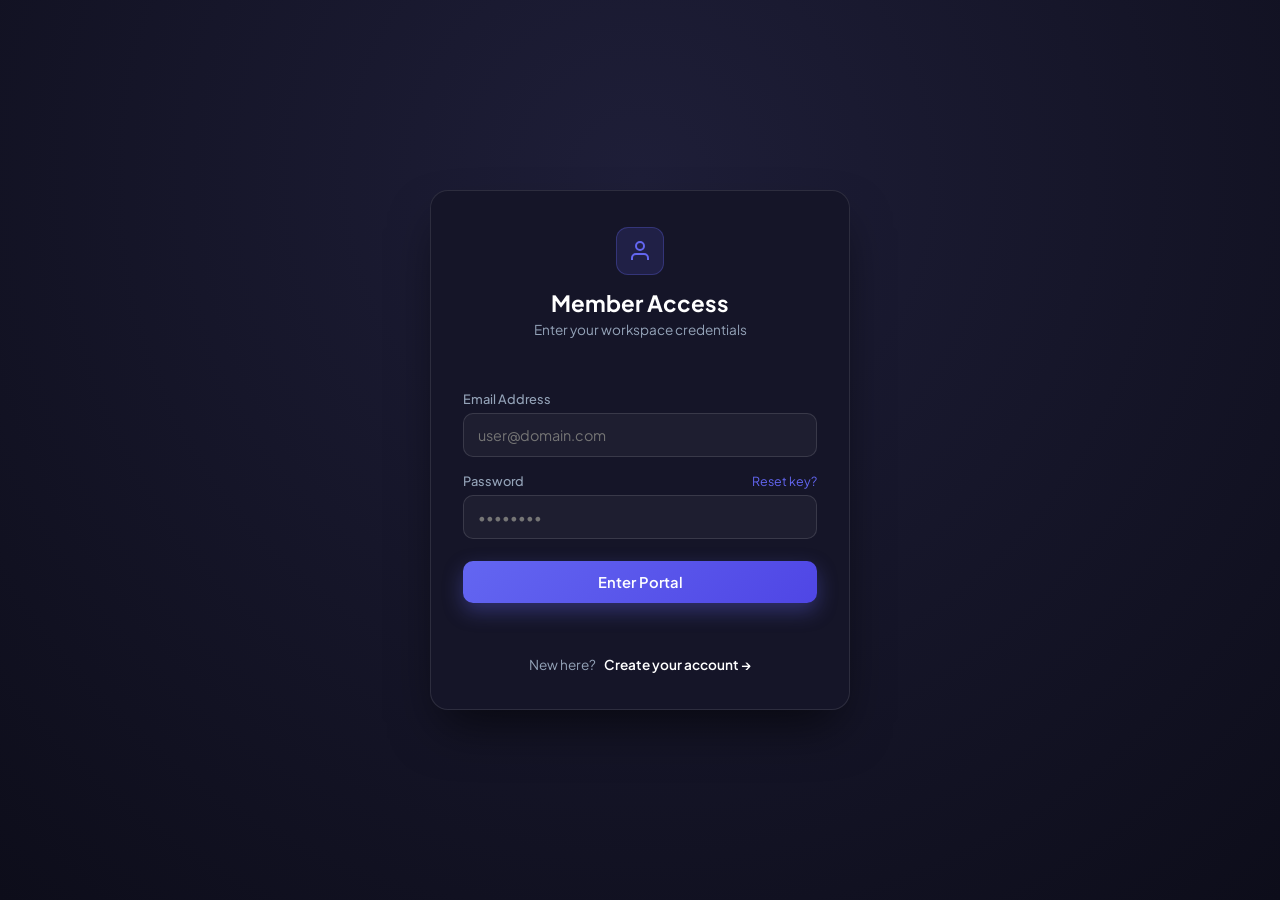
<file: Animated-Interactive/card-flip-3d-01/index.html>
<!DOCTYPE html>
<html lang="en">
<head>
  <meta charset="UTF-8">
  <meta name="viewport" content="width=device-width, initial-scale=1.0">
  <title>3D Flip Login & Registration</title>
  <link rel="preconnect" href="https://fonts.googleapis.com">
  <link rel="preconnect" href="https://fonts.gstatic.com" crossorigin>
  <link href="https://fonts.googleapis.com/css2?family=Plus+Jakarta+Sans:wght@400;500;600;700&display=swap" rel="stylesheet">
  <link rel="stylesheet" href="style.css">
</head>
<body>
  <div class="stage-container">
    <div class="flip-card-wrapper" id="flipWrapper">
      <div class="card-inner" id="cardInner">
        
        <!-- FRONT FACE: Sign In -->
        <div class="card-face card-front">
          <div class="card-top">
            <div class="icon-circle">
              <svg width="24" height="24" viewBox="0 0 24 24" fill="none" stroke="currentColor" stroke-width="2">
                <path d="M20 21v-2a4 4 0 0 0-4-4H8a4 4 0 0 0-4 4v2"/>
                <circle cx="12" cy="7" r="4"/>
              </svg>
            </div>
            <h2>Member Access</h2>
            <p>Enter your workspace credentials</p>
          </div>

          <form id="signInForm" class="auth-form" novalidate>
            <div class="input-block">
              <label for="loginEmail">Email Address</label>
              <input type="email" id="loginEmail" placeholder="user@domain.com" required>
            </div>

            <div class="input-block">
              <div class="label-split">
                <label for="loginPassword">Password</label>
                <a href="#" class="accent-link">Reset key?</a>
              </div>
              <input type="password" id="loginPassword" placeholder="••••••••" required>
            </div>

            <button type="submit" class="action-btn primary-btn">
              <span>Enter Portal</span>
            </button>
          </form>

          <div class="card-bottom">
            <span>New here?</span>
            <button type="button" class="switch-link" id="flipToRegister">Create your account &rarr;</button>
          </div>
        </div>

        <!-- BACK FACE: Sign Up -->
        <div class="card-face card-back">
          <div class="card-top">
            <div class="icon-circle register-icon">
              <svg width="24" height="24" viewBox="0 0 24 24" fill="none" stroke="currentColor" stroke-width="2">
                <path d="M16 21v-2a4 4 0 0 0-4-4H5a4 4 0 0 0-4 4v2"/>
                <circle cx="8.5" cy="7" r="4"/>
                <line x1="20" y1="8" x2="20" y2="14"/>
                <line x1="23" y1="11" x2="17" y2="11"/>
              </svg>
            </div>
            <h2>Create Profile</h2>
            <p>Setup a brand new account in seconds</p>
          </div>

          <form id="registerForm" class="auth-form" novalidate>
            <div class="input-block">
              <label for="regName">Full Legal Name</label>
              <input type="text" id="regName" placeholder="Alex Morgan" required>
            </div>

            <div class="input-block">
              <label for="regEmail">Corporate Email</label>
              <input type="email" id="regEmail" placeholder="alex@domain.com" required>
            </div>

            <div class="input-block">
              <label for="regPassword">Security Password</label>
              <input type="password" id="regPassword" placeholder="Create strong passphrase" required>
            </div>

            <button type="submit" class="action-btn register-btn">
              <span>Initialize Account</span>
            </button>
          </form>

          <div class="card-bottom">
            <span>Already registered?</span>
            <button type="button" class="switch-link" id="flipToLogin">&larr; Return to login</button>
          </div>
        </div>

      </div>
    </div>
  </div>

  <div id="flipToast" class="toast-popup"></div>
  <script src="script.js"></script>
</body>
</html>
</file>
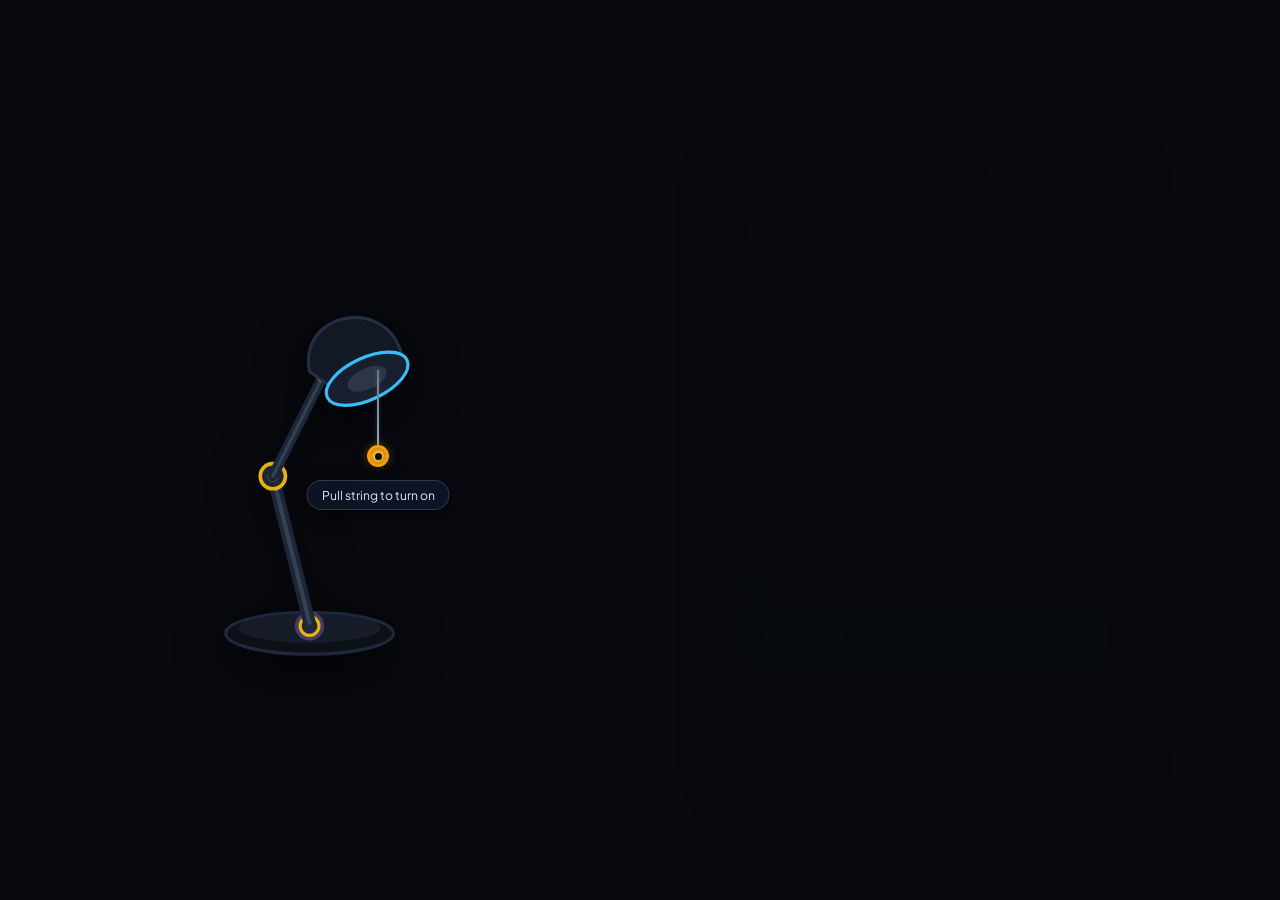
<file: Animated-Interactive/interactive-lamp-login-01/index.html>
<!DOCTYPE html>
<html lang="en">
<head>
  <meta charset="UTF-8">
  <meta name="viewport" content="width=device-width, initial-scale=1.0">
  <title>Interactive Lamp Login / Signup</title>
  <link rel="preconnect" href="https://fonts.googleapis.com">
  <link rel="preconnect" href="https://fonts.gstatic.com" crossorigin>
  <link href="https://fonts.googleapis.com/css2?family=Plus+Jakarta+Sans:wght@300;400;500;600;700&display=swap" rel="stylesheet">
  <link rel="stylesheet" href="style.css">
</head>
<body data-on="false">
  <!-- Ambient Glow and Floating Dust Particles Canvas -->
  <div class="ambient-glow"></div>
  <canvas id="dustCanvas"></canvas>

  <!-- Main Stage Scene -->
  <div class="stage">
    
    <!-- LEFT: Interactive Desk Lamp -->
    <div class="lamp-container">
      <!-- Light Cone Shined by Lamp -->
      <div class="light-beam"></div>

      <!-- Desk Lamp Vector Art -->
      <div class="lamp-body">
        <svg class="lamp-svg" viewBox="0 0 300 420" fill="none" xmlns="http://www.w3.org/2000/svg">
          <!-- Base Ellipse and Pedestal -->
          <ellipse cx="140" cy="385" rx="80" ry="20" fill="#0d1117" stroke="#1f293d" stroke-width="3"/>
          <ellipse cx="140" cy="380" rx="68" ry="14" fill="#161c28"/>
          <circle cx="140" cy="378" r="14" fill="#c084fc" opacity="0.3"/>
          <circle cx="140" cy="378" r="9" fill="#1e293b" stroke="#eab308" stroke-width="3"/>

          <!-- Lower Stem -->
          <line x1="140" y1="375" x2="105" y2="235" stroke="#1e2536" stroke-width="12" stroke-linecap="round"/>
          <line x1="140" y1="375" x2="105" y2="235" stroke="#334155" stroke-width="4" stroke-linecap="round"/>

          <!-- Middle Joint Hinges -->
          <circle cx="105" cy="235" r="12" fill="#1e2536" stroke="#eab308" stroke-width="3.5"/>
          <circle cx="105" cy="235" r="5" fill="#facc15"/>

          <!-- Upper Stem -->
          <line x1="105" y1="235" x2="155" y2="135" stroke="#1e2536" stroke-width="10" stroke-linecap="round"/>
          <line x1="105" y1="235" x2="155" y2="135" stroke="#334155" stroke-width="3" stroke-linecap="round"/>

          <!-- Head Hinge -->
          <circle cx="155" cy="135" r="9" fill="#1e2536" stroke="#eab308" stroke-width="3"/>

          <!-- Lamp Shade Dome -->
          <g class="lamp-head">
            <path d="M140 135 C 130 80, 205 65, 225 110 C 235 130, 210 155, 175 160 Z" fill="#131924" stroke="#252f44" stroke-width="3"/>
            <!-- Shade Trim (glows when ON) -->
            <ellipse class="shade-rim" cx="195" cy="142" rx="42" ry="20" transform="rotate(-25 195 142)" fill="#182030" stroke="#38bdf8" stroke-width="3"/>
            <!-- Bulb Inner Core -->
            <ellipse class="bulb-core" cx="195" cy="142" rx="20" ry="10" transform="rotate(-25 195 142)" fill="#e0f2fe"/>
          </g>
        </svg>

        <!-- Interactive Pull Cord / String -->
        <div class="pull-cord" id="pullCord" title="Pull or click to toggle light">
          <div class="cord-line"></div>
          <div class="cord-ring">
            <div class="ring-hole"></div>
          </div>
          <!-- Pulse Hint on OFF state -->
          <div class="pull-tooltip" id="pullTooltip">
            <span>Pull string to turn on</span>
          </div>
        </div>
      </div>
    </div>

    <!-- RIGHT: Illuminated Login / Signup Interface -->
    <div class="auth-card-container">
      <div class="auth-card">
        
        <!-- Tab Selector: Sign In vs Sign Up -->
        <div class="tabs-nav">
          <button type="button" class="tab-btn" id="tabSignIn">Sign In</button>
          <button type="button" class="tab-btn active" id="tabSignUp">Sign Up</button>
        </div>

        <!-- Dynamic Header -->
        <div class="form-header">
          <h2 id="headerTitle">Sign Up</h2>
          <p id="headerSubtitle">Create an account to get started</p>
        </div>

        <!-- Form Elements -->
        <form id="lampAuthForm" novalidate>
          
          <!-- Username / Name (only in signup mode) -->
          <div class="input-group" id="nameFieldGroup">
            <label for="authName">Username or Name</label>
            <div class="input-wrap">
              <span class="field-icon">
                <svg width="18" height="18" viewBox="0 0 24 24" fill="none" stroke="currentColor" stroke-width="2">
                  <path d="M20 21v-2a4 4 0 0 0-4-4H8a4 4 0 0 0-4 4v2"/>
                  <circle cx="12" cy="7" r="4"/>
                </svg>
              </span>
              <input type="text" id="authName" placeholder="Enter your username" autocomplete="username">
            </div>
            <span class="error-text" id="nameError"></span>
          </div>

          <!-- Email Field -->
          <div class="input-group">
            <label for="authEmail" id="emailLabel">Email Address</label>
            <div class="input-wrap">
              <span class="field-icon">
                <svg width="18" height="18" viewBox="0 0 24 24" fill="none" stroke="currentColor" stroke-width="2">
                  <path d="M4 4h16c1.1 0 2 .9 2 2v12c0 1.1-.9 2-2 2H4c-1.1 0-2-.9-2-2V6c0-1.1.9-2 2-2z"/>
                  <polyline points="22,6 12,13 2,6"/>
                </svg>
              </span>
              <input type="email" id="authEmail" placeholder="Enter email address" required autocomplete="email">
            </div>
            <span class="error-text" id="emailError"></span>
          </div>

          <!-- Password Field -->
          <div class="input-group">
            <div class="label-row">
              <label for="authPassword">Password</label>
              <a href="#" class="forgot-link" id="forgotLink">Forgot?</a>
            </div>
            <div class="input-wrap">
              <span class="field-icon">
                <svg width="18" height="18" viewBox="0 0 24 24" fill="none" stroke="currentColor" stroke-width="2">
                  <rect x="3" y="11" width="18" height="11" rx="2" ry="2"/>
                  <path d="M7 11V7a5 5 0 0 1 10 0v4"/>
                </svg>
              </span>
              <input type="password" id="authPassword" placeholder="Enter password" required autocomplete="current-password">
              <button type="button" class="eye-btn" id="togglePasswordBtn" aria-label="Toggle password">
                <svg id="eyeIcon" width="18" height="18" viewBox="0 0 24 24" fill="none" stroke="currentColor" stroke-width="2">
                  <path d="M1 12s4-8 11-8 11 8 11 8-4 8-11 8-11-8-11-8z"/>
                  <circle cx="12" cy="12" r="3"/>
                </svg>
              </button>
            </div>
            <span class="error-text" id="passwordError"></span>
          </div>

          <!-- Remember Checkbox -->
          <div class="options-line">
            <label class="remember-label">
              <input type="checkbox" id="rememberMe" checked>
              <span class="check-box"></span>
              <span class="check-text">Remember me</span>
            </label>
          </div>

          <!-- Submit Button -->
          <button type="submit" class="cta-glow-btn" id="submitBtn">
            <span id="btnText">Create Account</span>
            <svg width="18" height="18" viewBox="0 0 24 24" fill="none" stroke="currentColor" stroke-width="2.5">
              <line x1="5" y1="12" x2="19" y2="12"></line>
              <polyline points="12 5 19 12 12 19"></polyline>
            </svg>
          </button>
        </form>

        <!-- Social Auth Divider -->
        <div class="social-divider">
          <span>OR CONTINUE WITH</span>
        </div>

        <!-- Social Buttons Grid -->
        <div class="social-buttons">
          <button type="button" class="social-btn" title="Google">
            <svg width="18" height="18" viewBox="0 0 24 24">
              <path fill="#EA4335" d="M12 5c1.7 0 3 .6 4 1.5l3-3C17.2 1.8 14.8 1 12 1 7.5 1 3.7 3.6 1.9 7.3l3.7 2.9C6.5 7.4 9 5 12 5z"/>
              <path fill="#4285F4" d="M23.5 12.3c0-.8-.1-1.6-.2-2.3H12v4.5h6.5c-.3 1.5-1.1 2.8-2.4 3.7l3.7 2.9c2.2-2 3.7-5.1 3.7-8.8z"/>
              <path fill="#FBBC05" d="M5.6 14.8c-.2-.7-.4-1.5-.4-2.3s.2-1.6.4-2.3L1.9 7.3C.7 9.7 0 12.3 0 15.1s.7 5.4 1.9 7.8l3.7-2.9z"/>
              <path fill="#34A853" d="M12 23.2c3.2 0 6-1.1 8-3l-3.7-2.9c-1.1.7-2.5 1.2-4.3 1.2-3 0-5.5-2-6.4-4.8L1.9 16.6C3.7 20.3 7.5 23.2 12 23.2z"/>
            </svg>
          </button>
          <button type="button" class="social-btn" title="GitHub">
            <svg width="18" height="18" viewBox="0 0 24 24" fill="#f8fafc">
              <path fill-rule="evenodd" clip-rule="evenodd" d="M12 2C6.477 2 2 6.484 2 12.017c0 4.425 2.865 8.18 6.839 9.504.5.092.682-.217.682-.483 0-.237-.008-.868-.013-1.703-2.782.605-3.369-1.343-3.369-1.343-.454-1.158-1.11-1.466-1.11-1.466-.908-.62.069-.608.069-.608 1.003.07 1.53 1.032 1.53 1.032.892 1.53 2.341 1.088 2.91.832.092-.647.35-1.088.636-1.338-2.22-.253-4.555-1.113-4.555-4.951 0-1.093.39-1.988 1.029-2.688-.103-.253-.446-1.272.098-2.65 0 0 .84-.27 2.75 1.026A9.564 9.564 0 0112 6.844c.85.004 1.705.115 2.504.337 1.909-1.296 2.747-1.027 2.747-1.027.546 1.379.202 2.398.1 2.651.64.7 1.028 1.595 1.028 2.688 0 3.848-2.339 4.695-4.566 4.943.359.309.678.92.678 1.855 0 1.338-.012 2.419-.012 2.747 0 .268.18.58.688.482A10.019 10.019 0 0022 12.017C22 6.484 17.522 2 12 2z"/>
            </svg>
          </button>
          <button type="button" class="social-btn" title="Apple">
            <svg width="18" height="18" viewBox="0 0 24 24" fill="#f8fafc">
              <path d="M18.71 19.5c-.83 1.24-1.71 2.45-3.05 2.47-1.34.03-1.77-.79-3.29-.79-1.53 0-2 .77-3.27.82-1.31.05-2.3-1.32-3.14-2.53C4.25 17 2.94 12.45 4.7 9.39c.87-1.52 2.43-2.48 4.12-2.51 1.28-.02 2.5.87 3.29.87.78 0 2.26-1.07 3.81-.91.65.03 2.47.26 3.64 1.98-.09.06-2.17 1.28-2.15 3.81.03 3.02 2.65 4.03 2.68 4.04-.03.07-.42 1.44-1.38 2.83M15.97 6.89c.64-.78 1.08-1.86.96-2.94-1 .04-2.14.67-2.8 1.44-.58.67-1.1 1.77-.96 2.82 1.12.09 2.16-.54 2.8-1.32z"/>
            </svg>
          </button>
        </div>

      </div>
    </div>

  </div>

  <!-- Toast Notification -->
  <div id="lampToast" class="lamp-toast"></div>

  <script src="script.js"></script>
</body>
</html>
</file>
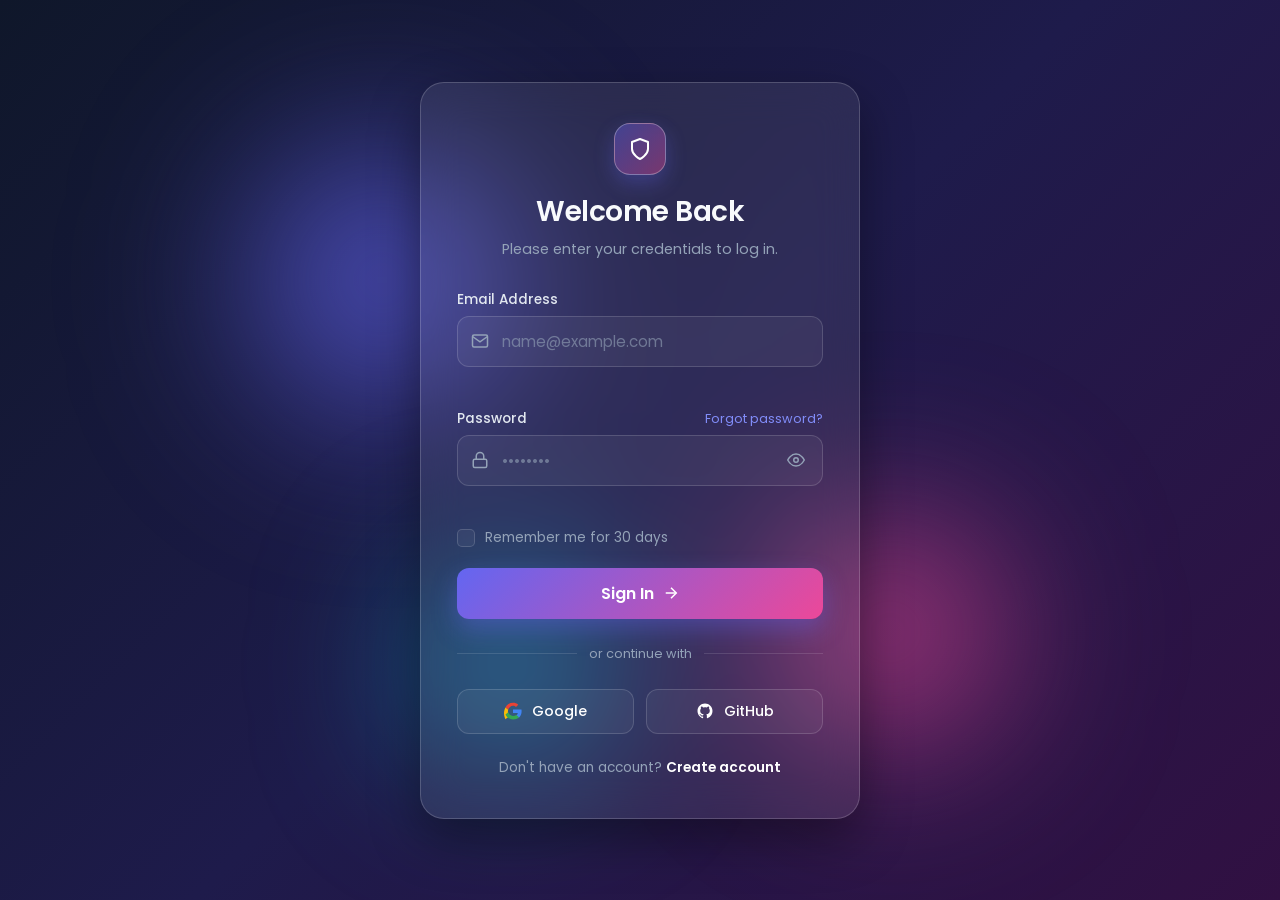
<file: Glassmorphism/frosted-glass-01/index.html>
<!DOCTYPE html>
<html lang="en">
<head>
  <meta charset="UTF-8">
  <meta name="viewport" content="width=device-width, initial-scale=1.0">
  <title>Frosted Glass Login Interface</title>
  <link rel="preconnect" href="https://fonts.googleapis.com">
  <link rel="preconnect" href="https://fonts.gstatic.com" crossorigin>
  <link href="https://fonts.googleapis.com/css2?family=Poppins:wght@300;400;500;600;700&display=swap" rel="stylesheet">
  <link rel="stylesheet" href="style.css">
</head>
<body>
  <!-- Ambient Floating Background Orbs -->
  <div class="orb orb-1"></div>
  <div class="orb orb-2"></div>
  <div class="orb orb-3"></div>

  <!-- Glassmorphic Card Container -->
  <main class="login-wrapper">
    <div class="glass-card">
      <div class="card-header">
        <div class="brand-badge">
          <svg width="24" height="24" viewBox="0 0 24 24" fill="none" stroke="currentColor" stroke-width="2" stroke-linecap="round" stroke-linejoin="round">
            <path d="M12 22s8-4 8-10V5l-8-3-8 3v7c0 6 8 10 8 10z"/>
          </svg>
        </div>
        <h2>Welcome Back</h2>
        <p>Please enter your credentials to log in.</p>
      </div>

      <form id="glassLoginForm" class="login-form" novalidate>
        <!-- Email Input -->
        <div class="input-group">
          <label for="email">Email Address</label>
          <div class="input-wrapper">
            <span class="icon">
              <svg width="18" height="18" viewBox="0 0 24 24" fill="none" stroke="currentColor" stroke-width="2">
                <path d="M4 4h16c1.1 0 2 .9 2 2v12c0 1.1-.9 2-2 2H4c-1.1 0-2-.9-2-2V6c0-1.1.9-2 2-2z"/>
                <polyline points="22,6 12,13 2,6"/>
              </svg>
            </span>
            <input type="email" id="email" placeholder="name@example.com" required autocomplete="email">
          </div>
          <span class="error-msg" id="emailError"></span>
        </div>

        <!-- Password Input -->
        <div class="input-group">
          <div class="label-row">
            <label for="password">Password</label>
            <a href="#" class="forgot-link">Forgot password?</a>
          </div>
          <div class="input-wrapper">
            <span class="icon">
              <svg width="18" height="18" viewBox="0 0 24 24" fill="none" stroke="currentColor" stroke-width="2">
                <rect x="3" y="11" width="18" height="11" rx="2" ry="2"/>
                <path d="M7 11V7a5 5 0 0 1 10 0v4"/>
              </svg>
            </span>
            <input type="password" id="password" placeholder="••••••••" required autocomplete="current-password">
            <button type="button" class="toggle-password" id="togglePassword" aria-label="Toggle password visibility">
              <svg id="eyeIcon" width="18" height="18" viewBox="0 0 24 24" fill="none" stroke="currentColor" stroke-width="2">
                <path d="M1 12s4-8 11-8 11 8 11 8-4 8-11 8-11-8-11-8z"/>
                <circle cx="12" cy="12" r="3"/>
              </svg>
            </button>
          </div>
          <span class="error-msg" id="passwordError"></span>
        </div>

        <!-- Remember Me Checkbox -->
        <div class="options-row">
          <label class="custom-checkbox">
            <input type="checkbox" id="rememberMe">
            <span class="checkmark"></span>
            <span class="checkbox-label">Remember me for 30 days</span>
          </label>
        </div>

        <!-- Submit Button -->
        <button type="submit" class="submit-btn" id="submitBtn">
          <span>Sign In</span>
          <svg class="btn-arrow" width="18" height="18" viewBox="0 0 24 24" fill="none" stroke="currentColor" stroke-width="2">
            <line x1="5" y1="12" x2="19" y2="12"></line>
            <polyline points="12 5 19 12 12 19"></polyline>
          </svg>
        </button>

        <!-- Divider -->
        <div class="divider">
          <span>or continue with</span>
        </div>

        <!-- Social Login Buttons -->
        <div class="social-login">
          <button type="button" class="social-btn" title="Continue with Google">
            <svg width="18" height="18" viewBox="0 0 24 24">
              <path fill="#EA4335" d="M12 5c1.7 0 3 .6 4 1.5l3-3C17.2 1.8 14.8 1 12 1 7.5 1 3.7 3.6 1.9 7.3l3.7 2.9C6.5 7.4 9 5 12 5z"/>
              <path fill="#4285F4" d="M23.5 12.3c0-.8-.1-1.6-.2-2.3H12v4.5h6.5c-.3 1.5-1.1 2.8-2.4 3.7l3.7 2.9c2.2-2 3.7-5.1 3.7-8.8z"/>
              <path fill="#FBBC05" d="M5.6 14.8c-.2-.7-.4-1.5-.4-2.3s.2-1.6.4-2.3L1.9 7.3C.7 9.7 0 12.3 0 15.1s.7 5.4 1.9 7.8l3.7-2.9z"/>
              <path fill="#34A853" d="M12 23.2c3.2 0 6-1.1 8-3l-3.7-2.9c-1.1.7-2.5 1.2-4.3 1.2-3 0-5.5-2-6.4-4.8L1.9 16.6C3.7 20.3 7.5 23.2 12 23.2z"/>
            </svg>
            Google
          </button>
          <button type="button" class="social-btn" title="Continue with GitHub">
            <svg width="18" height="18" viewBox="0 0 24 24" fill="currentColor">
              <path fill-rule="evenodd" clip-rule="evenodd" d="M12 2C6.477 2 2 6.484 2 12.017c0 4.425 2.865 8.18 6.839 9.504.5.092.682-.217.682-.483 0-.237-.008-.868-.013-1.703-2.782.605-3.369-1.343-3.369-1.343-.454-1.158-1.11-1.466-1.11-1.466-.908-.62.069-.608.069-.608 1.003.07 1.53 1.032 1.53 1.032.892 1.53 2.341 1.088 2.91.832.092-.647.35-1.088.636-1.338-2.22-.253-4.555-1.113-4.555-4.951 0-1.093.39-1.988 1.029-2.688-.103-.253-.446-1.272.098-2.65 0 0 .84-.27 2.75 1.026A9.564 9.564 0 0112 6.844c.85.004 1.705.115 2.504.337 1.909-1.296 2.747-1.027 2.747-1.027.546 1.379.202 2.398.1 2.651.64.7 1.028 1.595 1.028 2.688 0 3.848-2.339 4.695-4.566 4.943.359.309.678.92.678 1.855 0 1.338-.012 2.419-.012 2.747 0 .268.18.58.688.482A10.019 10.019 0 0022 12.017C22 6.484 17.522 2 12 2z"/>
            </svg>
            GitHub
          </button>
        </div>

        <div class="signup-prompt">
          Don't have an account? <a href="#">Create account</a>
        </div>
      </form>
    </div>
  </main>

  <!-- Notification Toast -->
  <div class="toast" id="toast"></div>

  <script src="script.js"></script>
</body>
</html>
</file>
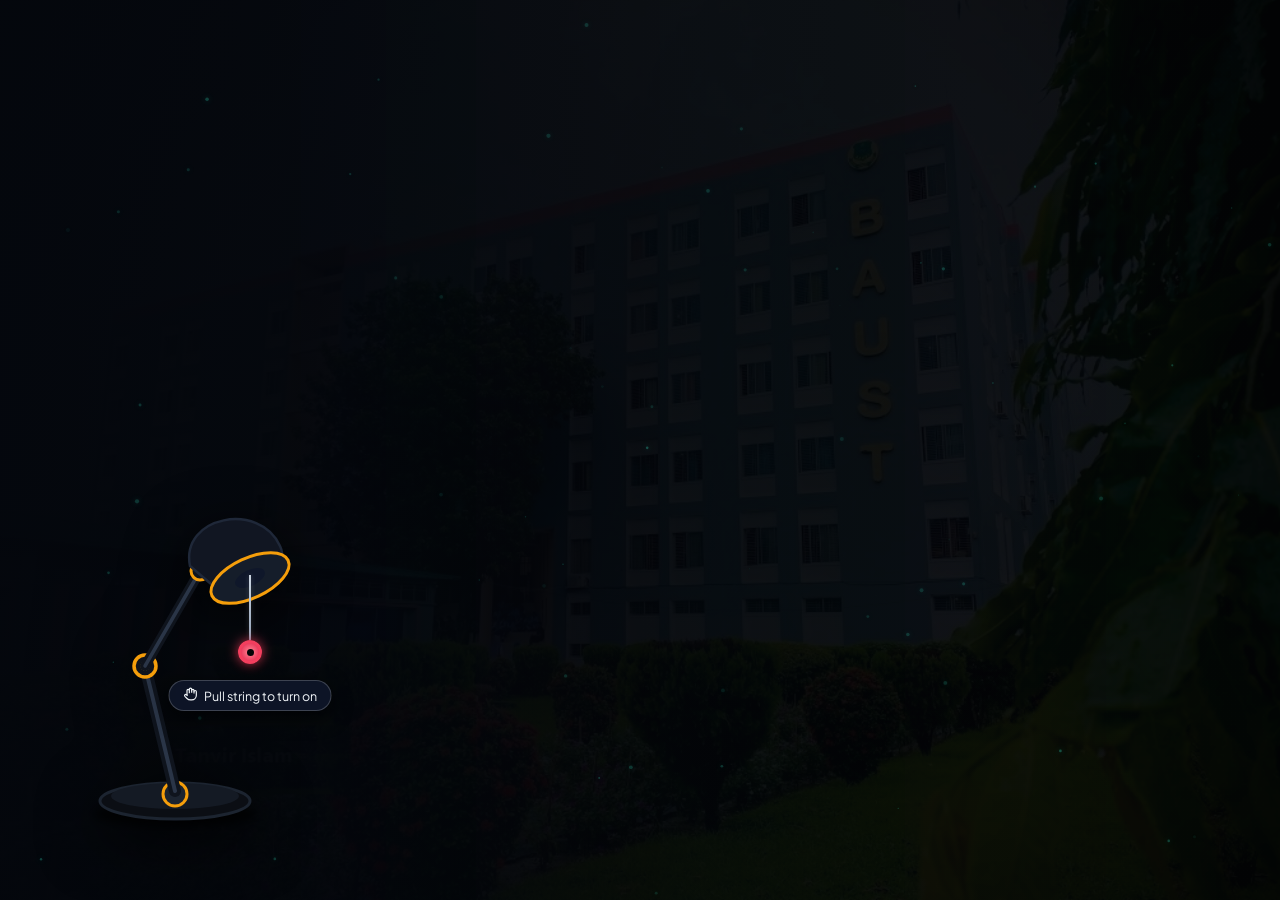
<file: Interactive-Lamp/lamp-login-01/index.html>
<!DOCTYPE html>
<html lang="en">
<head>
  <meta charset="UTF-8">
  <meta name="viewport" content="width=device-width, initial-scale=1.0">
  <title>Interactive Lamp Login / Signup</title>
  <link rel="preconnect" href="https://fonts.googleapis.com">
  <link rel="preconnect" href="https://fonts.gstatic.com" crossorigin>
  <link href="https://fonts.googleapis.com/css2?family=Plus+Jakarta+Sans:wght@300;400;500;600;700;800&display=swap" rel="stylesheet">
  <link rel="stylesheet" href="style.css">
</head>
<body data-on="false">

  <!-- Background Campus Photo Layer with Gradient Shading -->
  <div class="bg-photo-container">
    <img src="assets/campus.jpg?v=4" alt="BAUST Campus" class="bg-campus-img" id="campusImg">
    <div class="bg-shading-overlay"></div>
  </div>

  <!-- Ambient Light Atmosphere -->
  <div class="ambient-glow"></div>
  <canvas id="dustCanvas"></canvas>

  <!-- Main Scene Container -->
  <main class="scene-container">
    
    <!-- LEFT SIDE: Lamp Section -->
    <div class="lamp-wrapper">

      <!-- Desk Lamp Graphic with Integrated Volumetric Light Beam -->
      <div class="lamp-art">
        <svg class="lamp-svg" viewBox="0 0 280 400" fill="none" xmlns="http://www.w3.org/2000/svg" style="overflow: visible;">
          <defs>
            <linearGradient id="beamGradient" x1="0%" y1="0%" x2="100%" y2="0%">
              <stop offset="0%" stop-color="#38f8d4" stop-opacity="0.85"/>
              <stop offset="15%" stop-color="#2dd4bf" stop-opacity="0.55"/>
              <stop offset="45%" stop-color="#2dd4bf" stop-opacity="0.25"/>
              <stop offset="75%" stop-color="#06b6d4" stop-opacity="0.08"/>
              <stop offset="100%" stop-color="#0284c7" stop-opacity="0"/>
            </linearGradient>
            <linearGradient id="ambientBeamGradient" x1="0%" y1="0%" x2="100%" y2="0%">
              <stop offset="0%" stop-color="#38f8d4" stop-opacity="0.45"/>
              <stop offset="25%" stop-color="#2dd4bf" stop-opacity="0.18"/>
              <stop offset="65%" stop-color="#0284c7" stop-opacity="0.05"/>
              <stop offset="100%" stop-color="#000000" stop-opacity="0"/>
            </linearGradient>
            <filter id="beamBlur" x="-30%" y="-30%" width="160%" height="160%">
              <feGaussianBlur stdDeviation="14"/>
            </filter>
            <filter id="ambientBeamBlur" x="-30%" y="-30%" width="160%" height="160%">
              <feGaussianBlur stdDeviation="26"/>
            </filter>
            <filter id="bulbGlowFilter" x="-50%" y="-50%" width="200%" height="200%">
              <feGaussianBlur stdDeviation="10"/>
            </filter>
            <filter id="groundShadowBlur" x="-20%" y="-20%" width="140%" height="140%">
              <feGaussianBlur stdDeviation="5"/>
            </filter>
          </defs>

          <!-- Outer Soft Ambient Light Cone -->
          <polygon class="svg-light-beam-ambient" points="218,128 1050,-20 1050,560 152,158" fill="url(#ambientBeamGradient)" filter="url(#ambientBeamBlur)"/>

          <!-- Inner Volumetric Light Beam directed naturally towards the login card -->
          <polygon class="svg-light-beam" points="218,128 950,50 950,480 152,158" fill="url(#beamGradient)" filter="url(#beamBlur)"/>

          <!-- Realistic Ground Contact Shadow under Lamp Base -->
          <ellipse cx="110" cy="378" rx="82" ry="12" fill="rgba(0,0,0,0.7)" filter="url(#groundShadowBlur)"/>

          <!-- Lamp Base -->
          <ellipse cx="110" cy="365" rx="75" ry="18" fill="#0b0e14" stroke="#1c2430" stroke-width="3"/>
          <ellipse cx="110" cy="360" rx="64" ry="13" fill="#141a24"/>
          <circle cx="110" cy="358" r="12" fill="#1c2430" stroke="#f59e0b" stroke-width="3"/>

          <!-- Lower Arm -->
          <line x1="110" y1="355" x2="80" y2="230" stroke="#0f141d" stroke-width="12" stroke-linecap="round"/>
          <line x1="110" y1="355" x2="80" y2="230" stroke="#2a3547" stroke-width="4" stroke-linecap="round"/>

          <!-- Elbow Joint -->
          <circle cx="80" cy="230" r="11" fill="#0f141d" stroke="#f59e0b" stroke-width="3.5"/>
          <circle cx="80" cy="230" r="4.5" fill="#fbbf24"/>

          <!-- Upper Arm -->
          <line x1="80" y1="230" x2="135" y2="135" stroke="#0f141d" stroke-width="10" stroke-linecap="round"/>
          <line x1="80" y1="230" x2="135" y2="135" stroke="#2a3547" stroke-width="3.5" stroke-linecap="round"/>

          <!-- Head Pivot Joint -->
          <circle cx="135" cy="135" r="9" fill="#0f141d" stroke="#f59e0b" stroke-width="3"/>

          <!-- Lamp Shade Dome (sits on top of the beam so NO light leaks behind the black dome!) -->
          <g class="lamp-head-group">
            <!-- Glowing Aura around Bulb when ON -->
            <circle class="bulb-halo" cx="185" cy="142" r="38" fill="rgba(56, 248, 212, 0.45)" filter="url(#bulbGlowFilter)"/>
            <path d="M125 130 C 115 80, 195 65, 215 110 C 225 130, 200 155, 160 160 Z" fill="#111622" stroke="#1f2839" stroke-width="2.5"/>
            <!-- Glow Rim -->
            <ellipse class="shade-rim-glow" cx="185" cy="142" rx="42" ry="20" transform="rotate(-25 185 142)" fill="#151d2a" stroke="#f59e0b" stroke-width="3"/>
            <!-- Bulb Inner Core -->
            <ellipse class="lamp-bulb" cx="185" cy="142" rx="16" ry="8" transform="rotate(-25 185 142)" fill="#0f172a"/>
          </g>
        </svg>

        <!-- Hanging Pull Cord with String & Ring (Draggable & Clickable) -->
        <div class="cord-mechanism" id="cordMechanism">
          <div class="cord-thread" id="cordThread"></div>
          <div class="cord-pull-ring" id="cordRing" title="Pull string to turn on / off">
            <div class="ring-core"></div>
          </div>
          <!-- Floating Tooltip Hint (Shown when light is OFF) -->
          <div class="pull-tooltip" id="pullTooltip">
            <span class="tooltip-icon">
              <svg width="14" height="14" viewBox="0 0 24 24" fill="none" stroke="currentColor" stroke-width="2">
                <path d="M18 11V6a2 2 0 0 0-2-2v0a2 2 0 0 0-2 2v0"/>
                <path d="M14 10V4a2 2 0 0 0-2-2v0a2 2 0 0 0-2 2v2"/>
                <path d="M10 10.5V6a2 2 0 0 0-2-2v0a2 2 0 0 0-2 2v8"/>
                <path d="M18 8a2 2 0 1 1 4 0v6a8 8 0 0 1-8 8h-2c-2.8 0-4.5-.86-5.99-2.34l-3.6-3.6a2 2 0 0 1 2.83-2.82L7 15"/>
              </svg>
            </span>
            <span>Pull string to turn on</span>
          </div>
        </div>

      </div>
    </div>

    <!-- RIGHT SIDE: The Login / Signup Interface Card (Appears when light is ON) -->
    <div class="auth-card-wrapper" id="authCardWrapper">
      <div class="auth-card" id="authCard">
        
        <!-- Top Title & Subtitle -->
        <div class="card-intro">
          <h2 id="cardTitle">Sign Up</h2>
          <p id="cardSubtitle">Create an account to get started</p>
        </div>

        <!-- Segmented Toggle: Sign In vs Sign Up -->
        <div class="mode-toggle">
          <button type="button" class="mode-btn" id="btnSignIn">Sign In</button>
          <button type="button" class="mode-btn active" id="btnSignUp">Sign Up</button>
        </div>

        <!-- Form Elements -->
        <form id="lampForm" novalidate>
          
          <!-- Username / Email Field -->
          <div class="field-item" id="userFieldGroup">
            <label for="inputUsername" id="userFieldLabel">Username or Email</label>
            <div class="field-input-box">
              <span class="field-icon">
                <svg width="18" height="18" viewBox="0 0 24 24" fill="none" stroke="currentColor" stroke-width="2">
                  <path d="M20 21v-2a4 4 0 0 0-4-4H8a4 4 0 0 0-4 4v2"/>
                  <circle cx="12" cy="7" r="4"/>
                </svg>
              </span>
              <input type="text" id="inputUsername" placeholder="Enter username or email" required autocomplete="username">
            </div>
            <span class="field-error" id="userError"></span>
          </div>

          <!-- Password Field -->
          <div class="field-item">
            <div class="field-header">
              <label for="inputPassword">Password</label>
              <a href="#" class="forgot-btn" id="forgotBtn">Forgot?</a>
            </div>
            <div class="field-input-box">
              <span class="field-icon">
                <svg width="18" height="18" viewBox="0 0 24 24" fill="none" stroke="currentColor" stroke-width="2">
                  <rect x="3" y="11" width="18" height="11" rx="2" ry="2"/>
                  <path d="M7 11V7a5 5 0 0 1 10 0v4"/>
                </svg>
              </span>
              <input type="password" id="inputPassword" placeholder="Enter password" required autocomplete="current-password">
              <button type="button" class="eye-toggle-btn" id="eyeToggle" aria-label="Toggle password view">
                <svg id="eyeSvg" width="18" height="18" viewBox="0 0 24 24" fill="none" stroke="currentColor" stroke-width="2">
                  <path d="M1 12s4-8 11-8 11 8 11 8-4 8-11 8-11-8-11-8z"/>
                  <circle cx="12" cy="12" r="3"/>
                </svg>
              </button>
            </div>
            <span class="field-error" id="passError"></span>
          </div>

          <!-- Remember Me Checkbox -->
          <div class="remember-row">
            <label class="custom-checkbox">
              <input type="checkbox" id="checkRemember" checked>
              <span class="checkbox-indicator"></span>
              <span class="checkbox-text">Remember me</span>
            </label>
          </div>

          <!-- Cyan Glowing CTA Button -->
          <button type="submit" class="submit-cta" id="submitCta">
            <span id="submitCtaText">Create Account</span>
            <svg width="18" height="18" viewBox="0 0 24 24" fill="none" stroke="currentColor" stroke-width="2.5">
              <line x1="5" y1="12" x2="19" y2="12"></line>
              <polyline points="12 5 19 12 12 19"></polyline>
            </svg>
          </button>
        </form>

        <!-- Social Separator -->
        <div class="or-separator">
          <span>OR CONTINUE WITH</span>
        </div>

        <!-- Social Icons Grid -->
        <div class="social-row">
          <button type="button" class="social-icon-btn" title="Sign in with Google">
            <svg width="18" height="18" viewBox="0 0 24 24">
              <path fill="#EA4335" d="M12 5c1.7 0 3 .6 4 1.5l3-3C17.2 1.8 14.8 1 12 1 7.5 1 3.7 3.6 1.9 7.3l3.7 2.9C6.5 7.4 9 5 12 5z"/>
              <path fill="#4285F4" d="M23.5 12.3c0-.8-.1-1.6-.2-2.3H12v4.5h6.5c-.3 1.5-1.1 2.8-2.4 3.7l3.7 2.9c2.2-2 3.7-5.1 3.7-8.8z"/>
              <path fill="#FBBC05" d="M5.6 14.8c-.2-.7-.4-1.5-.4-2.3s.2-1.6.4-2.3L1.9 7.3C.7 9.7 0 12.3 0 15.1s.7 5.4 1.9 7.8l3.7-2.9z"/>
              <path fill="#34A853" d="M12 23.2c3.2 0 6-1.1 8-3l-3.7-2.9c-1.1.7-2.5 1.2-4.3 1.2-3 0-5.5-2-6.4-4.8L1.9 16.6C3.7 20.3 7.5 23.2 12 23.2z"/>
            </svg>
          </button>
          <button type="button" class="social-icon-btn" title="Sign in with GitHub">
            <svg width="18" height="18" viewBox="0 0 24 24" fill="#ffffff">
              <path fill-rule="evenodd" clip-rule="evenodd" d="M12 2C6.477 2 2 6.484 2 12.017c0 4.425 2.865 8.18 6.839 9.504.5.092.682-.217.682-.483 0-.237-.008-.868-.013-1.703-2.782.605-3.369-1.343-3.369-1.343-.454-1.158-1.11-1.466-1.11-1.466-.908-.62.069-.608.069-.608 1.003.07 1.53 1.032 1.53 1.032.892 1.53 2.341 1.088 2.91.832.092-.647.35-1.088.636-1.338-2.22-.253-4.555-1.113-4.555-4.951 0-1.093.39-1.988 1.029-2.688-.103-.253-.446-1.272.098-2.65 0 0 .84-.27 2.75 1.026A9.564 9.564 0 0112 6.844c.85.004 1.705.115 2.504.337 1.909-1.296 2.747-1.027 2.747-1.027.546 1.379.202 2.398.1 2.651.64.7 1.028 1.595 1.028 2.688 0 3.848-2.339 4.695-4.566 4.943.359.309.678.92.678 1.855 0 1.338-.012 2.419-.012 2.747 0 .268.18.58.688.482A10.019 10.019 0 0022 12.017C22 6.484 17.522 2 12 2z"/>
            </svg>
          </button>
          <button type="button" class="social-icon-btn" title="Sign in with Apple">
            <svg width="18" height="18" viewBox="0 0 24 24" fill="#ffffff">
              <path d="M18.71 19.5c-.83 1.24-1.71 2.45-3.05 2.47-1.34.03-1.77-.79-3.29-.79-1.53 0-2 .77-3.27.82-1.31.05-2.3-1.32-3.14-2.53C4.25 17 2.94 12.45 4.7 9.39c.87-1.52 2.43-2.48 4.12-2.51 1.28-.02 2.5.87 3.29.87.78 0 2.26-1.07 3.81-.91.65.03 2.47.26 3.64 1.98-.09.06-2.17 1.28-2.15 3.81.03 3.02 2.65 4.03 2.68 4.04-.03.07-.42 1.44-1.38 2.83M15.97 6.89c.64-.78 1.08-1.86.96-2.94-1 .04-2.14.67-2.8 1.44-.58.67-1.1 1.77-.96 2.82 1.12.09 2.16-.54 2.8-1.32z"/>
            </svg>
          </button>
        </div>

      </div>
    </div>

    <!-- RIGHT SPACER: Balances the 3-column grid to mathematically center the login card -->
    <div class="scene-spacer" aria-hidden="true"></div>

  </main>

  <!-- Interactive Toast Notification -->
  <div id="sceneToast" class="scene-toast"></div>

  <script src="script.js"></script>
</body>
</html>
</file>
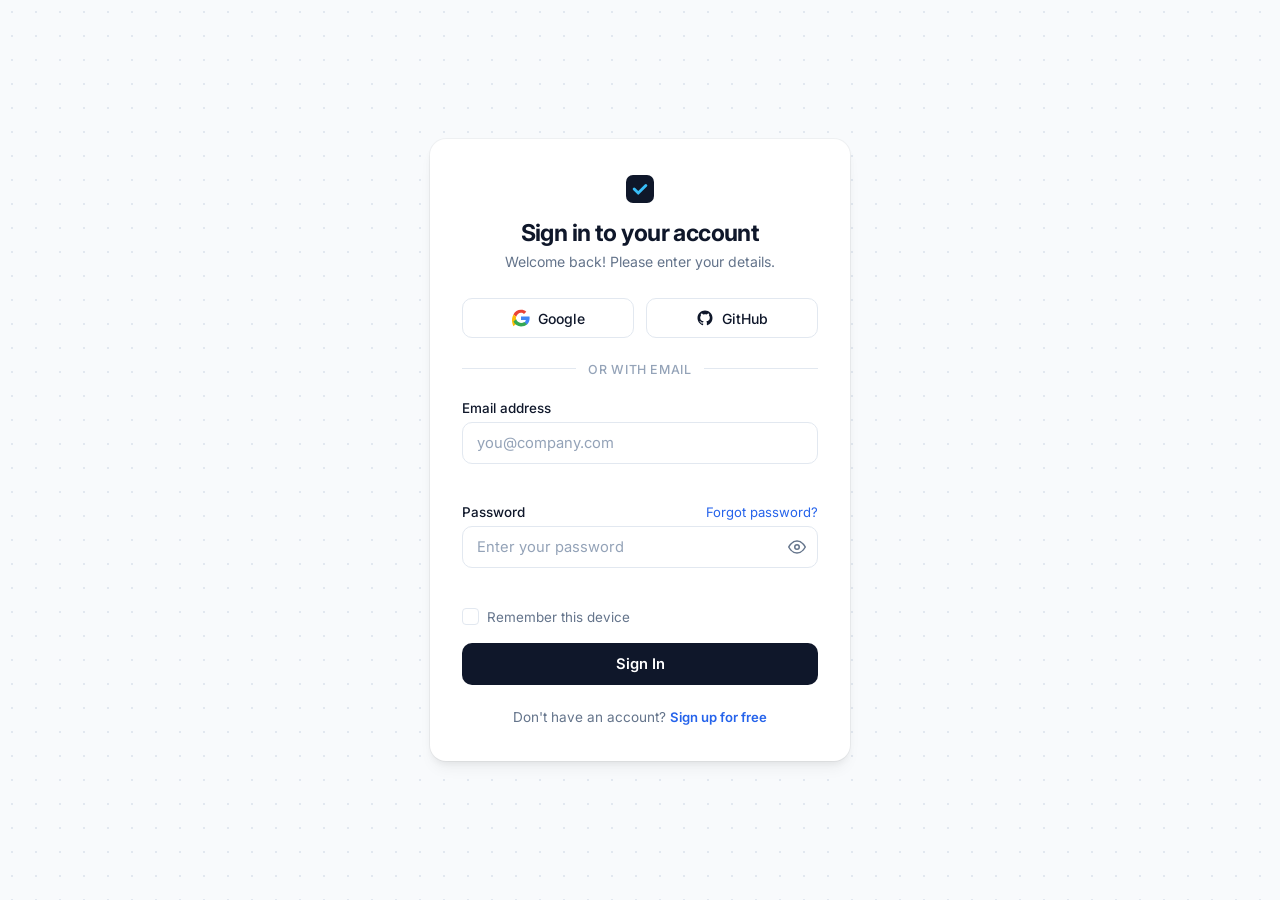
<file: Modern-Minimal/clean-card-01/index.html>
<!DOCTYPE html>
<html lang="en">
<head>
  <meta charset="UTF-8">
  <meta name="viewport" content="width=device-width, initial-scale=1.0">
  <title>Clean Minimalist Login Interface</title>
  <link rel="preconnect" href="https://fonts.googleapis.com">
  <link rel="preconnect" href="https://fonts.gstatic.com" crossorigin>
  <link href="https://fonts.googleapis.com/css2?family=Inter:wght@300;400;500;600;700&display=swap" rel="stylesheet">
  <link rel="stylesheet" href="style.css">
</head>
<body>
  <div class="page-container">
    <div class="auth-card">
      <!-- Brand Logo / Icon -->
      <div class="auth-header">
        <div class="logo-box">
          <svg width="28" height="28" viewBox="0 0 24 24" fill="none">
            <rect width="24" height="24" rx="6" fill="#0F172A"/>
            <path d="M7 12L10.5 15.5L17 9" stroke="#38BDF8" stroke-width="2.5" stroke-linecap="round" stroke-linejoin="round"/>
          </svg>
        </div>
        <h1 class="auth-title">Sign in to your account</h1>
        <p class="auth-subtitle">Welcome back! Please enter your details.</p>
      </div>

      <!-- Social Logins -->
      <div class="social-grid">
        <button type="button" class="social-pill-btn">
          <svg width="18" height="18" viewBox="0 0 24 24">
            <path fill="#EA4335" d="M12 5c1.7 0 3 .6 4 1.5l3-3C17.2 1.8 14.8 1 12 1 7.5 1 3.7 3.6 1.9 7.3l3.7 2.9C6.5 7.4 9 5 12 5z"/>
            <path fill="#4285F4" d="M23.5 12.3c0-.8-.1-1.6-.2-2.3H12v4.5h6.5c-.3 1.5-1.1 2.8-2.4 3.7l3.7 2.9c2.2-2 3.7-5.1 3.7-8.8z"/>
            <path fill="#FBBC05" d="M5.6 14.8c-.2-.7-.4-1.5-.4-2.3s.2-1.6.4-2.3L1.9 7.3C.7 9.7 0 12.3 0 15.1s.7 5.4 1.9 7.8l3.7-2.9z"/>
            <path fill="#34A853" d="M12 23.2c3.2 0 6-1.1 8-3l-3.7-2.9c-1.1.7-2.5 1.2-4.3 1.2-3 0-5.5-2-6.4-4.8L1.9 16.6C3.7 20.3 7.5 23.2 12 23.2z"/>
          </svg>
          <span>Google</span>
        </button>
        <button type="button" class="social-pill-btn">
          <svg width="18" height="18" viewBox="0 0 24 24" fill="#0F172A">
            <path fill-rule="evenodd" clip-rule="evenodd" d="M12 2C6.477 2 2 6.484 2 12.017c0 4.425 2.865 8.18 6.839 9.504.5.092.682-.217.682-.483 0-.237-.008-.868-.013-1.703-2.782.605-3.369-1.343-3.369-1.343-.454-1.158-1.11-1.466-1.11-1.466-.908-.62.069-.608.069-.608 1.003.07 1.53 1.032 1.53 1.032.892 1.53 2.341 1.088 2.91.832.092-.647.35-1.088.636-1.338-2.22-.253-4.555-1.113-4.555-4.951 0-1.093.39-1.988 1.029-2.688-.103-.253-.446-1.272.098-2.65 0 0 .84-.27 2.75 1.026A9.564 9.564 0 0112 6.844c.85.004 1.705.115 2.504.337 1.909-1.296 2.747-1.027 2.747-1.027.546 1.379.202 2.398.1 2.651.64.7 1.028 1.595 1.028 2.688 0 3.848-2.339 4.695-4.566 4.943.359.309.678.92.678 1.855 0 1.338-.012 2.419-.012 2.747 0 .268.18.58.688.482A10.019 10.019 0 0022 12.017C22 6.484 17.522 2 12 2z"/>
          </svg>
          <span>GitHub</span>
        </button>
      </div>

      <div class="separator">
        <span>or with email</span>
      </div>

      <!-- Auth Form -->
      <form id="minimalLoginForm" class="auth-form" novalidate>
        <div class="form-field">
          <label for="minEmail">Email address</label>
          <input type="email" id="minEmail" placeholder="you@company.com" required autocomplete="email">
          <span class="field-error" id="minEmailError"></span>
        </div>

        <div class="form-field">
          <div class="field-header">
            <label for="minPassword">Password</label>
            <a href="#" class="inline-link">Forgot password?</a>
          </div>
          <div class="password-box">
            <input type="password" id="minPassword" placeholder="Enter your password" required autocomplete="current-password">
            <button type="button" class="eye-toggle" id="minTogglePass" aria-label="Toggle password view">
              <svg id="minEyeSvg" width="18" height="18" viewBox="0 0 24 24" fill="none" stroke="currentColor" stroke-width="2">
                <path d="M1 12s4-8 11-8 11 8 11 8-4 8-11 8-11-8-11-8z"/>
                <circle cx="12" cy="12" r="3"/>
              </svg>
            </button>
          </div>
          <span class="field-error" id="minPassError"></span>
        </div>

        <div class="form-row">
          <label class="remember-box">
            <input type="checkbox" id="minRemember">
            <span class="box-indicator"></span>
            <span class="box-text">Remember this device</span>
          </label>
        </div>

        <button type="submit" class="primary-button" id="minSubmitBtn">
          <span class="btn-text">Sign In</span>
          <span class="btn-spinner" style="display: none;"></span>
        </button>
      </form>

      <div class="auth-footer">
        Don't have an account? <a href="#" class="inline-link bold">Sign up for free</a>
      </div>
    </div>
  </div>

  <div id="minToast" class="mini-toast"></div>
  <script src="script.js"></script>
</body>
</html>
</file>
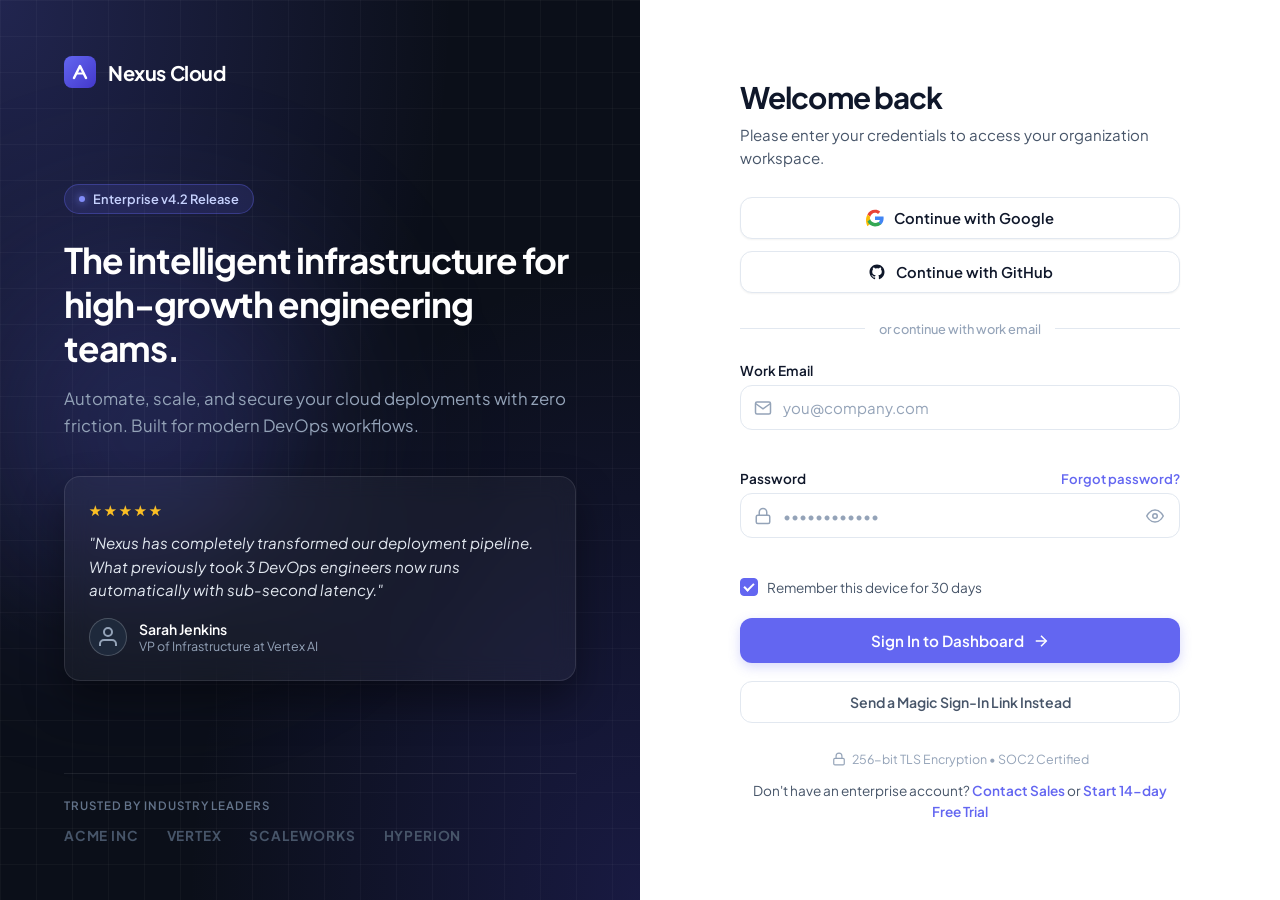
<file: Split-Screen/enterprise-split-01/index.html>
<!DOCTYPE html>
<html lang="en">
<head>
  <meta charset="UTF-8">
  <meta name="viewport" content="width=device-width, initial-scale=1.0">
  <title>Nexus Enterprise - Sign In</title>
  <link rel="preconnect" href="https://fonts.googleapis.com">
  <link rel="preconnect" href="https://fonts.gstatic.com" crossorigin>
  <link href="https://fonts.googleapis.com/css2?family=Plus+Jakarta+Sans:wght@400;500;600;700;800&display=swap" rel="stylesheet">
  <link rel="stylesheet" href="style.css">
</head>
<body>
  <div class="split-layout">
    
    <!-- LEFT PANEL: Brand Showcase & Enterprise Value -->
    <section class="brand-panel">
      <!-- Background Ambient Grid & Radial Glow -->
      <div class="mesh-glow"></div>
      <div class="grid-overlay"></div>

      <!-- Brand Header -->
      <header class="brand-top">
        <a href="#" class="brand-logo">
          <svg width="32" height="32" viewBox="0 0 32 32" fill="none">
            <rect width="32" height="32" rx="8" fill="url(#brandGrad)"/>
            <path d="M10 22L16 10L22 22" stroke="white" stroke-width="2.5" stroke-linecap="round" stroke-linejoin="round"/>
            <path d="M12.5 17.5H19.5" stroke="white" stroke-width="2" stroke-linecap="round"/>
            <defs>
              <linearGradient id="brandGrad" x1="0" y1="0" x2="32" y2="32" gradientUnits="userSpaceOnUse">
                <stop stop-color="#6366F1"/>
                <stop offset="1" stop-color="#4338CA"/>
              </linearGradient>
            </defs>
          </svg>
          <span class="brand-name">Nexus Cloud</span>
        </a>
      </header>

      <!-- Center Showcase Content -->
      <div class="brand-center">
        <div class="status-badge">
          <span class="status-dot"></span>
          <span>Enterprise v4.2 Release</span>
        </div>
        <h1 class="hero-headline">The intelligent infrastructure for high-growth engineering teams.</h1>
        <p class="hero-subtext">Automate, scale, and secure your cloud deployments with zero friction. Built for modern DevOps workflows.</p>

        <!-- Testimonial Card -->
        <div class="testimonial-card">
          <div class="stars-row">
            ★★★★★
          </div>
          <p class="testimonial-quote">"Nexus has completely transformed our deployment pipeline. What previously took 3 DevOps engineers now runs automatically with sub-second latency."</p>
          <div class="author-row">
            <div class="author-avatar">
              <svg width="24" height="24" viewBox="0 0 24 24" fill="none" stroke="currentColor" stroke-width="2">
                <path d="M20 21v-2a4 4 0 0 0-4-4H8a4 4 0 0 0-4 4v2"/>
                <circle cx="12" cy="7" r="4"/>
              </svg>
            </div>
            <div class="author-meta">
              <span class="author-name">Sarah Jenkins</span>
              <span class="author-role">VP of Infrastructure at Vertex AI</span>
            </div>
          </div>
        </div>
      </div>

      <!-- Trust Badges Footer -->
      <footer class="brand-footer">
        <span class="trust-title">TRUSTED BY INDUSTRY LEADERS</span>
        <div class="partners-logos">
          <span>ACME INC</span>
          <span>VERTEX</span>
          <span>SCALEWORKS</span>
          <span>HYPERION</span>
        </div>
      </footer>
    </section>

    <!-- RIGHT PANEL: Authentication Form -->
    <section class="form-panel">
      <div class="form-wrapper">
        
        <!-- Header -->
        <div class="form-header">
          <div class="mobile-brand">
            <span class="brand-name">Nexus Cloud</span>
          </div>
          <h2>Welcome back</h2>
          <p>Please enter your credentials to access your organization workspace.</p>
        </div>

        <!-- Social SSO Buttons -->
        <div class="sso-grid">
          <button type="button" class="sso-btn">
            <svg width="18" height="18" viewBox="0 0 24 24">
              <path fill="#EA4335" d="M12 5c1.7 0 3 .6 4 1.5l3-3C17.2 1.8 14.8 1 12 1 7.5 1 3.7 3.6 1.9 7.3l3.7 2.9C6.5 7.4 9 5 12 5z"/>
              <path fill="#4285F4" d="M23.5 12.3c0-.8-.1-1.6-.2-2.3H12v4.5h6.5c-.3 1.5-1.1 2.8-2.4 3.7l3.7 2.9c2.2-2 3.7-5.1 3.7-8.8z"/>
              <path fill="#FBBC05" d="M5.6 14.8c-.2-.7-.4-1.5-.4-2.3s.2-1.6.4-2.3L1.9 7.3C.7 9.7 0 12.3 0 15.1s.7 5.4 1.9 7.8l3.7-2.9z"/>
              <path fill="#34A853" d="M12 23.2c3.2 0 6-1.1 8-3l-3.7-2.9c-1.1.7-2.5 1.2-4.3 1.2-3 0-5.5-2-6.4-4.8L1.9 16.6C3.7 20.3 7.5 23.2 12 23.2z"/>
            </svg>
            <span>Continue with Google</span>
          </button>
          <button type="button" class="sso-btn">
            <svg width="18" height="18" viewBox="0 0 24 24" fill="#0f172a">
              <path fill-rule="evenodd" clip-rule="evenodd" d="M12 2C6.477 2 2 6.484 2 12.017c0 4.425 2.865 8.18 6.839 9.504.5.092.682-.217.682-.483 0-.237-.008-.868-.013-1.703-2.782.605-3.369-1.343-3.369-1.343-.454-1.158-1.11-1.466-1.11-1.466-.908-.62.069-.608.069-.608 1.003.07 1.53 1.032 1.53 1.032.892 1.53 2.341 1.088 2.91.832.092-.647.35-1.088.636-1.338-2.22-.253-4.555-1.113-4.555-4.951 0-1.093.39-1.988 1.029-2.688-.103-.253-.446-1.272.098-2.65 0 0 .84-.27 2.75 1.026A9.564 9.564 0 0112 6.844c.85.004 1.705.115 2.504.337 1.909-1.296 2.747-1.027 2.747-1.027.546 1.379.202 2.398.1 2.651.64.7 1.028 1.595 1.028 2.688 0 3.848-2.339 4.695-4.566 4.943.359.309.678.92.678 1.855 0 1.338-.012 2.419-.012 2.747 0 .268.18.58.688.482A10.019 10.019 0 0022 12.017C22 6.484 17.522 2 12 2z"/>
            </svg>
            <span>Continue with GitHub</span>
          </button>
        </div>

        <div class="divider">
          <span>or continue with work email</span>
        </div>

        <!-- Form -->
        <form id="enterpriseLoginForm" class="login-form" novalidate>
          
          <div class="form-group">
            <label for="workEmail">Work Email</label>
            <div class="input-container">
              <span class="icon">
                <svg width="18" height="18" viewBox="0 0 24 24" fill="none" stroke="currentColor" stroke-width="2">
                  <path d="M4 4h16c1.1 0 2 .9 2 2v12c0 1.1-.9 2-2 2H4c-1.1 0-2-.9-2-2V6c0-1.1.9-2 2-2z"/>
                  <polyline points="22,6 12,13 2,6"/>
                </svg>
              </span>
              <input type="email" id="workEmail" placeholder="you@company.com" required autocomplete="email">
            </div>
            <span class="form-error" id="emailError"></span>
          </div>

          <div class="form-group">
            <div class="label-split">
              <label for="workPassword">Password</label>
              <a href="#" class="forgot-link">Forgot password?</a>
            </div>
            <div class="input-container">
              <span class="icon">
                <svg width="18" height="18" viewBox="0 0 24 24" fill="none" stroke="currentColor" stroke-width="2">
                  <rect x="3" y="11" width="18" height="11" rx="2" ry="2"/>
                  <path d="M7 11V7a5 5 0 0 1 10 0v4"/>
                </svg>
              </span>
              <input type="password" id="workPassword" placeholder="••••••••••••" required autocomplete="current-password">
              <button type="button" class="eye-toggle" id="eyeToggle" aria-label="Toggle password visibility">
                <svg id="eyeSvg" width="18" height="18" viewBox="0 0 24 24" fill="none" stroke="currentColor" stroke-width="2">
                  <path d="M1 12s4-8 11-8 11 8 11 8-4 8-11 8-11-8-11-8z"/>
                  <circle cx="12" cy="12" r="3"/>
                </svg>
              </button>
            </div>
            <span class="form-error" id="passError"></span>
          </div>

          <div class="options-row">
            <label class="remember-label">
              <input type="checkbox" id="rememberDevice" checked>
              <span class="checkmark"></span>
              <span class="label-text">Remember this device for 30 days</span>
            </label>
          </div>

          <button type="submit" class="submit-button" id="submitBtn">
            <span class="btn-label">Sign In to Dashboard</span>
            <span class="btn-spinner" style="display: none;"></span>
            <svg class="btn-icon" width="18" height="18" viewBox="0 0 24 24" fill="none" stroke="currentColor" stroke-width="2">
              <line x1="5" y1="12" x2="19" y2="12"></line>
              <polyline points="12 5 19 12 12 19"></polyline>
            </svg>
          </button>

          <button type="button" class="magic-link-btn" id="magicLinkBtn">
            <span>Send a Magic Sign-In Link Instead</span>
          </button>
        </form>

        <!-- Footer Security Note -->
        <div class="form-footer">
          <div class="security-note">
            <svg width="14" height="14" viewBox="0 0 24 24" fill="none" stroke="currentColor" stroke-width="2">
              <rect x="3" y="11" width="18" height="11" rx="2" ry="2"/>
              <path d="M7 11V7a5 5 0 0 1 10 0v4"/>
            </svg>
            <span>256-bit TLS Encryption • SOC2 Certified</span>
          </div>
          <p class="terms-text">
            Don't have an enterprise account? <a href="#">Contact Sales</a> or <a href="#">Start 14-day Free Trial</a>
          </p>
        </div>

      </div>
    </section>

  </div>

  <!-- Notification Toast -->
  <div id="toast" class="toast"></div>

  <script src="script.js"></script>
</body>
</html>
</file>
<file: Animated-Interactive/card-flip-3d-01/style.css>
:root {
  --bg-gradient: radial-gradient(circle at 50% 20%, #1e1e38 0%, #0d0d1a 100%);
  --card-surface: #151528;
  --card-border: rgba(255, 255, 255, 0.1);
  --accent-blue: #6366f1;
  --accent-purple: #a855f7;
  --text-white: #ffffff;
  --text-dim: #94a3b8;
  --input-bg: rgba(255, 255, 255, 0.04);
  --input-border: rgba(255, 255, 255, 0.12);
  --radius: 18px;
}

* {
  margin: 0;
  padding: 0;
  box-sizing: border-box;
  font-family: 'Plus Jakarta Sans', -apple-system, sans-serif;
}

body {
  min-height: 100vh;
  background: var(--bg-gradient);
  display: flex;
  align-items: center;
  justify-content: center;
  padding: 20px;
  overflow-x: hidden;
}

.stage-container {
  width: 100%;
  max-width: 420px;
  perspective: 1200px;
}

.flip-card-wrapper {
  width: 100%;
  position: relative;
}

.card-inner {
  position: relative;
  width: 100%;
  min-height: 520px;
  transition: transform 0.8s cubic-bezier(0.34, 1.56, 0.64, 1);
  transform-style: preserve-3d;
}

.card-inner.flipped {
  transform: rotateY(180deg);
}

.card-face {
  position: absolute;
  top: 0;
  left: 0;
  width: 100%;
  height: 100%;
  backface-visibility: hidden;
  -webkit-backface-visibility: hidden;
  background: var(--card-surface);
  border: 1px solid var(--card-border);
  border-radius: var(--radius);
  box-shadow: 0 25px 50px -12px rgba(0, 0, 0, 0.6);
  padding: 36px 32px;
  display: flex;
  flex-direction: column;
  justify-content: space-between;
}

.card-back {
  transform: rotateY(180deg);
}

/* Header */
.card-top {
  text-align: center;
}

.icon-circle {
  width: 48px;
  height: 48px;
  border-radius: 12px;
  background: rgba(99, 102, 241, 0.15);
  border: 1px solid rgba(99, 102, 241, 0.3);
  color: var(--accent-blue);
  display: inline-flex;
  align-items: center;
  justify-content: center;
  margin-bottom: 14px;
}

.register-icon {
  background: rgba(168, 85, 247, 0.15);
  border-color: rgba(168, 85, 247, 0.3);
  color: var(--accent-purple);
}

.card-top h2 {
  color: var(--text-white);
  font-size: 1.4rem;
  font-weight: 700;
  margin-bottom: 4px;
}

.card-top p {
  color: var(--text-dim);
  font-size: 0.85rem;
}

/* Forms */
.auth-form {
  display: flex;
  flex-direction: column;
  gap: 16px;
  margin: 20px 0;
}

.input-block {
  display: flex;
  flex-direction: column;
  gap: 6px;
}

.input-block label {
  font-size: 0.8rem;
  color: var(--text-dim);
  font-weight: 500;
}

.label-split {
  display: flex;
  justify-content: space-between;
  align-items: center;
}

.accent-link {
  color: var(--accent-blue);
  font-size: 0.78rem;
  text-decoration: none;
}

.accent-link:hover {
  text-decoration: underline;
}

.input-block input {
  background: var(--input-bg);
  border: 1px solid var(--input-border);
  border-radius: 10px;
  padding: 12px 14px;
  color: var(--text-white);
  font-size: 0.9rem;
  outline: none;
  transition: all 0.2s ease;
}

.input-block input:focus {
  border-color: var(--accent-blue);
  box-shadow: 0 0 0 3px rgba(99, 102, 241, 0.2);
  background: rgba(255, 255, 255, 0.08);
}

.action-btn {
  margin-top: 6px;
  padding: 12px;
  border-radius: 10px;
  border: none;
  font-size: 0.92rem;
  font-weight: 600;
  color: #ffffff;
  cursor: pointer;
  transition: transform 0.15s ease, opacity 0.2s ease;
}

.primary-btn {
  background: linear-gradient(135deg, var(--accent-blue), #4f46e5);
  box-shadow: 0 8px 20px rgba(99, 102, 241, 0.35);
}

.register-btn {
  background: linear-gradient(135deg, var(--accent-purple), #7c3aed);
  box-shadow: 0 8px 20px rgba(168, 85, 247, 0.35);
}

.action-btn:hover {
  opacity: 0.95;
  transform: translateY(-1px);
}

.action-btn:active {
  transform: translateY(0);
}

/* Bottom switch */
.card-bottom {
  text-align: center;
  font-size: 0.85rem;
  color: var(--text-dim);
  display: flex;
  align-items: center;
  justify-content: center;
  gap: 8px;
}

.switch-link {
  background: none;
  border: none;
  color: var(--text-white);
  font-weight: 600;
  cursor: pointer;
  font-size: 0.85rem;
  transition: color 0.2s ease;
}

.switch-link:hover {
  color: var(--accent-blue);
  text-decoration: underline;
}

/* Toast */
.toast-popup {
  position: fixed;
  bottom: 24px;
  left: 50%;
  transform: translateX(-50%) translateY(70px);
  background: #1e1b4b;
  border: 1px solid rgba(99, 102, 241, 0.4);
  color: #fff;
  padding: 10px 22px;
  border-radius: 8px;
  font-size: 0.88rem;
  opacity: 0;
  transition: all 0.3s ease;
  pointer-events: none;
  z-index: 100;
}

.toast-popup.visible {
  transform: translateX(-50%) translateY(0);
  opacity: 1;
}
</file>
<file: Animated-Interactive/interactive-lamp-login-01/style.css>
:root {
  --bg-dark: #07090e;
  --lamp-glow-color: #2dd4bf;
  --lamp-glow-light: rgba(45, 212, 191, 0.28);
  --lamp-light-core: #99f6e4;
  --card-bg: #121620;
  --card-border: #1e2638;
  --text-main: #f8fafc;
  --text-dim: #94a3b8;
  --input-bg: #0c1017;
  --input-border: #1e2638;
  --primary-accent: #14b8a6;
  --primary-hover: #0d9488;
  --primary-gradient: linear-gradient(135deg, #14b8a6 0%, #06b6d4 100%);
  --radius-card: 20px;
  --radius-input: 10px;
  --transition-speed: 0.6s;
}

* {
  margin: 0;
  padding: 0;
  box-sizing: border-box;
  font-family: 'Plus Jakarta Sans', -apple-system, sans-serif;
  user-select: none;
}

body {
  min-height: 100vh;
  background-color: var(--bg-dark);
  color: var(--text-main);
  display: flex;
  align-items: center;
  justify-content: center;
  overflow: hidden;
  position: relative;
  transition: background-color var(--transition-speed) ease;
}

/* Ambient glow in background when ON */
.ambient-glow {
  position: absolute;
  top: 50%;
  left: 45%;
  transform: translate(-50%, -50%);
  width: 900px;
  height: 700px;
  background: radial-gradient(circle, rgba(45, 212, 191, 0.15) 0%, rgba(6, 182, 212, 0.05) 45%, transparent 70%);
  filter: blur(80px);
  opacity: 0;
  pointer-events: none;
  transition: opacity var(--transition-speed) cubic-bezier(0.4, 0, 0.2, 1);
  z-index: 1;
}

body[data-on="true"] .ambient-glow {
  opacity: 1;
}

/* Floating Dust Particles Canvas */
#dustCanvas {
  position: absolute;
  top: 0;
  left: 0;
  width: 100%;
  height: 100%;
  pointer-events: none;
  z-index: 2;
  opacity: 0;
  transition: opacity 0.8s ease;
}

body[data-on="true"] #dustCanvas {
  opacity: 1;
}

/* Main Stage Container */
.stage {
  position: relative;
  z-index: 5;
  width: 100%;
  max-width: 1100px;
  min-height: 600px;
  display: flex;
  align-items: center;
  justify-content: space-between;
  padding: 40px;
}

/* LEFT: Lamp Assembly */
.lamp-container {
  position: relative;
  width: 380px;
  height: 480px;
  display: flex;
  align-items: center;
  justify-content: center;
}

.lamp-body {
  position: relative;
  width: 320px;
  height: 440px;
}

.lamp-svg {
  width: 100%;
  height: 100%;
  filter: drop-shadow(0 15px 25px rgba(0, 0, 0, 0.7));
}

/* Shade & Rim Glow */
.shade-rim {
  transition: stroke var(--transition-speed) ease, fill var(--transition-speed) ease, filter var(--transition-speed) ease;
}

.bulb-core {
  opacity: 0.1;
  transition: opacity var(--transition-speed) ease, filter var(--transition-speed) ease;
}

body[data-on="true"] .shade-rim {
  stroke: var(--lamp-glow-color);
  fill: #2dd4bf;
  filter: drop-shadow(0 0 16px var(--lamp-glow-color));
}

body[data-on="true"] .bulb-core {
  opacity: 1;
  fill: #ffffff;
  filter: drop-shadow(0 0 20px #ffffff);
}

/* Light Beam Cone */
.light-beam {
  position: absolute;
  top: 80px;
  left: 200px;
  width: 750px;
  height: 520px;
  background: linear-gradient(
    108deg,
    rgba(45, 212, 191, 0.45) 0%,
    rgba(45, 212, 191, 0.22) 25%,
    rgba(14, 165, 233, 0.10) 60%,
    rgba(7, 9, 14, 0) 100%
  );
  clip-path: polygon(0% 28%, 100% 0%, 100% 100%, 0% 48%);
  opacity: 0;
  pointer-events: none;
  filter: blur(14px);
  transform-origin: left center;
  transform: scale(0.95);
  transition: opacity 0.5s cubic-bezier(0.4, 0, 0.2, 1), transform 0.5s ease;
  z-index: 1;
}

body[data-on="true"] .light-beam {
  opacity: 1;
  transform: scale(1);
}

/* Interactive Hanging Pull Cord */
.pull-cord {
  position: absolute;
  top: 140px;
  left: 198px;
  width: 40px;
  height: 130px;
  cursor: grab;
  z-index: 10;
  display: flex;
  flex-direction: column;
  align-items: center;
  transition: transform 0.25s cubic-bezier(0.175, 0.885, 0.32, 1.275);
}

.pull-cord:active {
  cursor: grabbing;
}

.cord-line {
  width: 2px;
  height: 75px;
  background: linear-gradient(to bottom, #64748b, #94a3b8);
  box-shadow: 0 0 4px rgba(255, 255, 255, 0.2);
  transition: height 0.15s ease;
}

.cord-ring {
  width: 22px;
  height: 22px;
  border-radius: 50%;
  border: 3.5px solid #f59e0b;
  background: radial-gradient(circle, #fbbf24 30%, #b45309 100%);
  box-shadow: 0 4px 10px rgba(0, 0, 0, 0.6), 0 0 10px rgba(245, 158, 11, 0.4);
  display: flex;
  align-items: center;
  justify-content: center;
  transition: transform 0.2s ease, box-shadow 0.2s ease;
}

.ring-hole {
  width: 7px;
  height: 7px;
  border-radius: 50%;
  background: #07090e;
}

.pull-cord:hover .cord-ring {
  transform: scale(1.15);
  box-shadow: 0 0 16px rgba(245, 158, 11, 0.8);
}

/* Pulled Down Animation Class */
.pull-cord.is-pulled {
  transform: translateY(35px);
}

/* Pull Tooltip Hint (Visible only when lamp is OFF) */
.pull-tooltip {
  position: absolute;
  top: 110px;
  left: 50%;
  transform: translateX(-50%);
  background: rgba(15, 23, 42, 0.85);
  border: 1px solid rgba(255, 255, 255, 0.15);
  padding: 6px 14px;
  border-radius: 20px;
  font-size: 0.76rem;
  color: #e2e8f0;
  white-space: nowrap;
  pointer-events: none;
  animation: pulseHint 2s infinite ease-in-out;
  box-shadow: 0 4px 15px rgba(0, 0, 0, 0.5);
  transition: opacity 0.3s ease;
}

@keyframes pulseHint {
  0%, 100% { transform: translateX(-50%) translateY(0); opacity: 0.85; }
  50% { transform: translateX(-50%) translateY(6px); opacity: 1; }
}

body[data-on="true"] .pull-tooltip {
  opacity: 0;
  visibility: hidden;
}

/* RIGHT: Auth Card (Illuminated by the beam) */
.auth-card-container {
  position: relative;
  z-index: 6;
  width: 100%;
  max-width: 430px;
  margin-right: 30px;
}

.auth-card {
  background: var(--card-bg);
  border: 1px solid var(--card-border);
  border-radius: var(--radius-card);
  padding: 32px 30px;
  box-shadow: 0 25px 60px rgba(0, 0, 0, 0.85);
  position: relative;
  overflow: hidden;
  transition: opacity var(--transition-speed) cubic-bezier(0.4, 0, 0.2, 1),
              transform var(--transition-speed) cubic-bezier(0.4, 0, 0.2, 1),
              filter var(--transition-speed) ease,
              border-color var(--transition-speed) ease,
              box-shadow var(--transition-speed) ease;
}

/* OFF state: Card is dimmed into deep shadows */
body[data-on="false"] .auth-card {
  opacity: 0.08;
  filter: blur(6px) brightness(0.2);
  transform: translateX(20px) scale(0.96);
  pointer-events: none;
}

/* ON state: Card glows brightly inside the light beam */
body[data-on="true"] .auth-card {
  opacity: 1;
  filter: blur(0px) brightness(1);
  transform: translateX(0) scale(1);
  pointer-events: auto;
  border-color: rgba(45, 212, 191, 0.28);
  box-shadow: -15px 0 50px rgba(45, 212, 191, 0.15), 0 25px 50px rgba(0, 0, 0, 0.8);
}

/* Tab Switcher: Sign In vs Sign Up */
.tabs-nav {
  display: grid;
  grid-template-columns: 1fr 1fr;
  background: rgba(12, 16, 23, 0.8);
  padding: 4px;
  border-radius: 12px;
  border: 1px solid var(--card-border);
  margin-bottom: 24px;
}

.tab-btn {
  padding: 8px 16px;
  background: transparent;
  border: none;
  border-radius: 9px;
  color: var(--text-dim);
  font-size: 0.86rem;
  font-weight: 600;
  cursor: pointer;
  transition: all 0.25s ease;
}

.tab-btn.active {
  background: #1e2638;
  color: #ffffff;
  box-shadow: 0 4px 12px rgba(0, 0, 0, 0.4);
}

/* Form Header */
.form-header {
  margin-bottom: 20px;
}

.form-header h2 {
  font-size: 1.55rem;
  font-weight: 700;
  letter-spacing: -0.02em;
  color: #ffffff;
  margin-bottom: 4px;
}

.form-header p {
  font-size: 0.86rem;
  color: var(--text-dim);
}

/* Form Controls */
.input-group {
  display: flex;
  flex-direction: column;
  gap: 6px;
  margin-bottom: 14px;
}

.input-group label {
  font-size: 0.82rem;
  font-weight: 500;
  color: #cbd5e1;
}

.label-row {
  display: flex;
  justify-content: space-between;
  align-items: center;
}

.forgot-link {
  font-size: 0.8rem;
  color: var(--primary-accent);
  text-decoration: none;
  transition: color 0.2s ease;
}

.forgot-link:hover {
  color: #5eead4;
  text-decoration: underline;
}

.input-wrap {
  position: relative;
  display: flex;
  align-items: center;
}

.field-icon {
  position: absolute;
  left: 14px;
  color: var(--text-dim);
  display: flex;
  align-items: center;
  pointer-events: none;
  transition: color 0.2s ease;
}

.input-wrap input {
  width: 100%;
  padding: 12px 14px 12px 42px;
  background: var(--input-bg);
  border: 1px solid var(--input-border);
  border-radius: var(--radius-input);
  color: #ffffff;
  font-size: 0.92rem;
  outline: none;
  transition: all 0.2s ease;
  user-select: text;
}

.input-wrap input::placeholder {
  color: #475569;
}

.input-wrap input:focus {
  border-color: var(--primary-accent);
  box-shadow: 0 0 0 3px rgba(20, 184, 166, 0.2);
  background: #0f1520;
}

.input-wrap:focus-within .field-icon {
  color: var(--primary-accent);
}

.eye-btn {
  position: absolute;
  right: 12px;
  background: none;
  border: none;
  color: var(--text-dim);
  cursor: pointer;
  display: flex;
  align-items: center;
  padding: 4px;
}

.eye-btn:hover {
  color: #ffffff;
}

.error-text {
  font-size: 0.75rem;
  color: #f87171;
  min-height: 14px;
}

/* Remember me */
.options-line {
  margin: 4px 0 16px 0;
}

.remember-label {
  display: inline-flex;
  align-items: center;
  gap: 8px;
  cursor: pointer;
}

.remember-label input {
  display: none;
}

.check-box {
  width: 16px;
  height: 16px;
  border: 1px solid var(--input-border);
  border-radius: 4px;
  background: var(--input-bg);
  display: inline-flex;
  align-items: center;
  justify-content: center;
  transition: all 0.2s ease;
}

.remember-label input:checked + .check-box {
  background: var(--primary-accent);
  border-color: var(--primary-accent);
}

.remember-label input:checked + .check-box::after {
  content: '✓';
  color: #07090e;
  font-size: 11px;
  font-weight: 800;
}

.check-text {
  font-size: 0.82rem;
  color: var(--text-dim);
}

/* Glow Action Button */
.cta-glow-btn {
  width: 100%;
  padding: 13px;
  background: var(--primary-gradient);
  border: none;
  border-radius: var(--radius-input);
  color: #042f2e;
  font-size: 0.95rem;
  font-weight: 700;
  display: flex;
  align-items: center;
  justify-content: center;
  gap: 8px;
  cursor: pointer;
  box-shadow: 0 10px 25px rgba(20, 184, 166, 0.4);
  transition: all 0.25s ease;
}

.cta-glow-btn:hover {
  box-shadow: 0 14px 30px rgba(6, 182, 212, 0.55);
  transform: translateY(-1px);
}

.cta-glow-btn:active {
  transform: translateY(0);
}

/* Social Divider */
.social-divider {
  position: relative;
  text-align: center;
  margin: 20px 0 16px;
}

.social-divider::before {
  content: '';
  position: absolute;
  top: 50%;
  left: 0;
  right: 0;
  height: 1px;
  background: #1e2638;
}

.social-divider span {
  position: relative;
  background: var(--card-bg);
  padding: 0 10px;
  font-size: 0.72rem;
  color: #64748b;
  letter-spacing: 0.05em;
  font-weight: 600;
}

/* Social Buttons */
.social-buttons {
  display: grid;
  grid-template-columns: repeat(3, 1fr);
  gap: 12px;
}

.social-btn {
  padding: 10px;
  background: #0d121c;
  border: 1px solid var(--input-border);
  border-radius: var(--radius-input);
  display: flex;
  align-items: center;
  justify-content: center;
  cursor: pointer;
  transition: all 0.2s ease;
}

.social-btn:hover {
  background: #1a2233;
  border-color: #334155;
  transform: translateY(-2px);
}

/* Notification Toast */
.lamp-toast {
  position: fixed;
  bottom: 24px;
  left: 50%;
  transform: translateX(-50%) translateY(80px);
  background: #0f172a;
  border: 1px solid var(--primary-accent);
  color: #f8fafc;
  padding: 12px 24px;
  border-radius: 12px;
  font-size: 0.9rem;
  font-weight: 500;
  box-shadow: 0 15px 35px rgba(0, 0, 0, 0.6);
  opacity: 0;
  pointer-events: none;
  transition: all 0.35s cubic-bezier(0.4, 0, 0.2, 1);
  z-index: 1000;
}

.lamp-toast.active {
  transform: translateX(-50%) translateY(0);
  opacity: 1;
}

/* Responsive adjustments */
@media (max-width: 900px) {
  body {
    overflow-y: auto;
  }

  .stage {
    flex-direction: column;
    padding: 20px;
    gap: 30px;
  }

  .lamp-container {
    width: 280px;
    height: 340px;
  }

  .light-beam {
    display: none; /* Hide heavy polygon cone on small screens */
  }

  .auth-card-container {
    margin-right: 0;
  }

  body[data-on="false"] .auth-card {
    opacity: 0.15;
    filter: blur(4px);
    transform: none;
  }
}
</file>
<file: Glassmorphism/frosted-glass-01/style.css>
:root {
  --primary-color: #6366f1;
  --primary-hover: #4f46e5;
  --accent-color: #ec4899;
  --bg-gradient: linear-gradient(135deg, #0f172a 0%, #1e1b4b 50%, #311042 100%);
  --glass-bg: rgba(255, 255, 255, 0.08);
  --glass-border: rgba(255, 255, 255, 0.18);
  --glass-shadow: 0 20px 50px rgba(0, 0, 0, 0.4);
  --text-main: #f8fafc;
  --text-muted: #94a3b8;
  --input-bg: rgba(255, 255, 255, 0.05);
  --input-border: rgba(255, 255, 255, 0.15);
  --input-focus: #818cf8;
  --error-color: #f87171;
  --success-color: #34d399;
  --radius-lg: 24px;
  --radius-md: 12px;
  --radius-sm: 8px;
}

* {
  margin: 0;
  padding: 0;
  box-sizing: border-box;
  font-family: 'Poppins', -apple-system, BlinkMacSystemFont, sans-serif;
}

body {
  min-height: 100vh;
  background: var(--bg-gradient);
  display: flex;
  align-items: center;
  justify-content: center;
  overflow-x: hidden;
  position: relative;
  padding: 20px;
}

/* Floating Ambient Orbs */
.orb {
  position: absolute;
  border-radius: 50%;
  filter: blur(80px);
  z-index: 1;
  pointer-events: none;
  animation: floatOrb 18s ease-in-out infinite alternate;
}

.orb-1 {
  width: 380px;
  height: 380px;
  background: radial-gradient(circle, #6366f1 0%, rgba(99, 102, 241, 0) 70%);
  top: 10%;
  left: 15%;
}

.orb-2 {
  width: 320px;
  height: 320px;
  background: radial-gradient(circle, #ec4899 0%, rgba(236, 72, 153, 0) 70%);
  bottom: 12%;
  right: 18%;
  animation-delay: -5s;
}

.orb-3 {
  width: 250px;
  height: 250px;
  background: radial-gradient(circle, #06b6d4 0%, rgba(6, 182, 212, 0) 70%);
  top: 60%;
  left: 30%;
  animation-delay: -10s;
}

@keyframes floatOrb {
  0% { transform: translate(0, 0) scale(1); }
  50% { transform: translate(60px, -40px) scale(1.1); }
  100% { transform: translate(-40px, 50px) scale(0.95); }
}

/* Login Wrapper */
.login-wrapper {
  position: relative;
  z-index: 2;
  width: 100%;
  max-width: 440px;
}

/* Glass Card */
.glass-card {
  background: var(--glass-bg);
  backdrop-filter: blur(20px);
  -webkit-backdrop-filter: blur(20px);
  border: 1px solid var(--glass-border);
  box-shadow: var(--glass-shadow);
  border-radius: var(--radius-lg);
  padding: 40px 36px;
  color: var(--text-main);
  transition: transform 0.3s ease, box-shadow 0.3s ease;
}

.glass-card:hover {
  border-color: rgba(255, 255, 255, 0.28);
}

/* Header */
.card-header {
  text-align: center;
  margin-bottom: 30px;
}

.brand-badge {
  display: inline-flex;
  align-items: center;
  justify-content: center;
  width: 52px;
  height: 52px;
  background: linear-gradient(135deg, rgba(99, 102, 241, 0.4), rgba(236, 72, 153, 0.4));
  border: 1px solid rgba(255, 255, 255, 0.3);
  border-radius: 16px;
  color: #fff;
  margin-bottom: 16px;
  box-shadow: 0 8px 20px rgba(99, 102, 241, 0.3);
}

.card-header h2 {
  font-size: 1.75rem;
  font-weight: 600;
  margin-bottom: 6px;
  letter-spacing: -0.5px;
}

.card-header p {
  font-size: 0.9rem;
  color: var(--text-muted);
}

/* Form Styles */
.login-form {
  display: flex;
  flex-direction: column;
  gap: 20px;
}

.input-group {
  display: flex;
  flex-direction: column;
  gap: 6px;
}

.input-group label {
  font-size: 0.85rem;
  font-weight: 500;
  color: #e2e8f0;
}

.label-row {
  display: flex;
  justify-content: space-between;
  align-items: center;
}

.forgot-link {
  font-size: 0.8rem;
  color: var(--input-focus);
  text-decoration: none;
  transition: color 0.2s ease;
}

.forgot-link:hover {
  color: #c7d2fe;
  text-decoration: underline;
}

.input-wrapper {
  position: relative;
  display: flex;
  align-items: center;
}

.input-wrapper .icon {
  position: absolute;
  left: 14px;
  display: flex;
  align-items: center;
  color: var(--text-muted);
  pointer-events: none;
  transition: color 0.2s ease;
}

.input-wrapper input {
  width: 100%;
  padding: 13px 44px 13px 44px;
  background: var(--input-bg);
  border: 1px solid var(--input-border);
  border-radius: var(--radius-md);
  color: #fff;
  font-size: 0.95rem;
  outline: none;
  transition: all 0.25s ease;
}

.input-wrapper input::placeholder {
  color: rgba(148, 163, 184, 0.6);
}

.input-wrapper input:focus {
  border-color: var(--input-focus);
  background: rgba(255, 255, 255, 0.1);
  box-shadow: 0 0 0 3px rgba(99, 102, 241, 0.25);
}

.input-wrapper input:focus + .icon,
.input-wrapper:focus-within .icon {
  color: #818cf8;
}

/* Password Toggle */
.toggle-password {
  position: absolute;
  right: 12px;
  background: none;
  border: none;
  color: var(--text-muted);
  cursor: pointer;
  padding: 6px;
  display: flex;
  align-items: center;
  justify-content: center;
  border-radius: 6px;
  transition: color 0.2s ease;
}

.toggle-password:hover {
  color: #fff;
}

/* Error message */
.error-msg {
  font-size: 0.78rem;
  color: var(--error-color);
  min-height: 16px;
  transition: opacity 0.2s ease;
}

/* Checkbox */
.options-row {
  display: flex;
  align-items: center;
  justify-content: space-between;
}

.custom-checkbox {
  display: flex;
  align-items: center;
  gap: 10px;
  cursor: pointer;
  user-select: none;
}

.custom-checkbox input {
  display: none;
}

.checkmark {
  width: 18px;
  height: 18px;
  border: 1px solid var(--input-border);
  border-radius: 5px;
  background: var(--input-bg);
  display: inline-flex;
  align-items: center;
  justify-content: center;
  transition: all 0.2s ease;
}

.custom-checkbox input:checked + .checkmark {
  background: var(--primary-color);
  border-color: var(--primary-color);
}

.custom-checkbox input:checked + .checkmark::after {
  content: '✓';
  color: #fff;
  font-size: 12px;
  font-weight: bold;
}

.checkbox-label {
  font-size: 0.85rem;
  color: var(--text-muted);
}

/* Submit Button */
.submit-btn {
  display: flex;
  align-items: center;
  justify-content: center;
  gap: 8px;
  width: 100%;
  padding: 13px;
  background: linear-gradient(135deg, var(--primary-color), var(--accent-color));
  color: #ffffff;
  border: none;
  border-radius: var(--radius-md);
  font-size: 1rem;
  font-weight: 600;
  cursor: pointer;
  box-shadow: 0 10px 25px rgba(99, 102, 241, 0.4);
  transition: all 0.3s cubic-bezier(0.4, 0, 0.2, 1);
  position: relative;
  overflow: hidden;
}

.submit-btn:hover {
  transform: translateY(-2px);
  box-shadow: 0 14px 30px rgba(236, 72, 153, 0.45);
}

.submit-btn:active {
  transform: translateY(0);
}

.submit-btn .btn-arrow {
  transition: transform 0.2s ease;
}

.submit-btn:hover .btn-arrow {
  transform: translateX(4px);
}

/* Divider */
.divider {
  display: flex;
  align-items: center;
  text-align: center;
  margin: 6px 0;
  color: var(--text-muted);
  font-size: 0.8rem;
}

.divider::before,
.divider::after {
  content: '';
  flex: 1;
  border-bottom: 1px solid rgba(255, 255, 255, 0.12);
}

.divider span {
  padding: 0 12px;
}

/* Social Login */
.social-login {
  display: flex;
  gap: 12px;
}

.social-btn {
  flex: 1;
  display: flex;
  align-items: center;
  justify-content: center;
  gap: 10px;
  padding: 11px;
  background: rgba(255, 255, 255, 0.05);
  border: 1px solid var(--input-border);
  border-radius: var(--radius-md);
  color: #fff;
  font-size: 0.88rem;
  font-weight: 500;
  cursor: pointer;
  transition: all 0.2s ease;
}

.social-btn:hover {
  background: rgba(255, 255, 255, 0.12);
  border-color: rgba(255, 255, 255, 0.3);
  transform: translateY(-1px);
}

/* Sign Up Prompt */
.signup-prompt {
  text-align: center;
  font-size: 0.85rem;
  color: var(--text-muted);
  margin-top: 4px;
}

.signup-prompt a {
  color: #fff;
  font-weight: 600;
  text-decoration: none;
  transition: color 0.2s ease;
}

.signup-prompt a:hover {
  color: var(--input-focus);
  text-decoration: underline;
}

/* Toast Message */
.toast {
  position: fixed;
  bottom: 24px;
  left: 50%;
  transform: translateX(-50%) translateY(100px);
  background: rgba(15, 23, 42, 0.95);
  border: 1px solid var(--glass-border);
  backdrop-filter: blur(12px);
  color: #fff;
  padding: 12px 24px;
  border-radius: var(--radius-md);
  box-shadow: 0 12px 30px rgba(0, 0, 0, 0.5);
  font-size: 0.9rem;
  opacity: 0;
  pointer-events: none;
  transition: all 0.35s cubic-bezier(0.4, 0, 0.2, 1);
  z-index: 100;
}

.toast.show {
  transform: translateX(-50%) translateY(0);
  opacity: 1;
}

.toast.success {
  border-left: 4px solid var(--success-color);
}

.toast.error {
  border-left: 4px solid var(--error-color);
}

/* Responsive */
@media (max-width: 480px) {
  .glass-card {
    padding: 30px 22px;
  }
  
  .card-header h2 {
    font-size: 1.5rem;
  }
}
</file>
<file: Interactive-Lamp/lamp-login-01/style.css>
:root {
  --bg-color: #030406;
  --bg-on: #091316;
  --cyan-glow: #2dd4bf;
  --cyan-bright: #38f8d4;
  --cyan-subtle: rgba(45, 212, 191, 0.25);
  --card-bg: #111722;
  --card-border: #1e293b;
  --input-bg: #090d14;
  --input-border: #1e293b;
  --text-primary: #ffffff;
  --text-muted: #94a3b8;
  --cta-bg: #2dd4bf;
  --cta-hover: #14b8a6;
  --gold-accent: #f59e0b;
}

* {
  margin: 0;
  padding: 0;
  box-sizing: border-box;
  font-family: 'Plus Jakarta Sans', -apple-system, BlinkMacSystemFont, sans-serif;
  user-select: none;
}

body {
  min-height: 100vh;
  background-color: var(--bg-color);
  color: var(--text-primary);
  display: flex;
  flex-direction: column;
  align-items: center;
  justify-content: center;
  position: relative;
  overflow: hidden;
  transition: background-color 0.8s cubic-bezier(0.4, 0, 0.2, 1);
}

/* Background state when ON */
body[data-on="true"] {
  background-color: var(--bg-on);
}

/* Background Campus Photo with Shading & Fade */
.bg-photo-container {
  position: fixed;
  top: 0;
  left: 0;
  width: 100vw;
  height: 100vh;
  overflow: hidden;
  z-index: 0;
  pointer-events: none;
}

.bg-campus-img {
  width: 100%;
  height: 100%;
  object-fit: cover;
  object-position: right center;
  opacity: 0.2;
  filter: brightness(0.4) contrast(1.05);
  transform: scale(1.02);
  transition: opacity 0.8s cubic-bezier(0.4, 0, 0.2, 1), 
              filter 0.8s cubic-bezier(0.4, 0, 0.2, 1), 
              transform 1s ease;
  display: block;
}

body[data-on="true"] .bg-campus-img {
  opacity: 1;
  filter: brightness(0.95) contrast(1.05);
  transform: scale(1);
}

/* Shading: smooth dark gradient matching user reference photo */
.bg-shading-overlay {
  position: absolute;
  inset: 0;
  width: 100%;
  height: 100%;
  background: linear-gradient(
    to right,
    rgba(4, 7, 13, 0.94) 0%,
    rgba(4, 7, 13, 0.82) 22%,
    rgba(4, 7, 13, 0.42) 48%,
    rgba(4, 7, 13, 0.12) 75%,
    transparent 100%
  );
  pointer-events: none;
}

/* Ambient glow & dust particles */
.ambient-glow {
  position: absolute;
  top: 50%;
  left: 45%;
  transform: translate(-50%, -50%);
  width: 900px;
  height: 700px;
  background: radial-gradient(circle, rgba(45, 212, 191, 0.18) 0%, transparent 65%);
  filter: blur(80px);
  opacity: 0;
  pointer-events: none;
  transition: opacity 0.8s ease;
  z-index: 2;
}

body[data-on="true"] .ambient-glow {
  opacity: 1;
}

#dustCanvas {
  position: fixed;
  top: 0;
  left: 0;
  width: 100vw;
  height: 100vh;
  pointer-events: none;
  z-index: 4;
  opacity: 0.35;
  transition: opacity 0.8s ease;
}

body[data-on="true"] #dustCanvas {
  opacity: 1;
}

/* Main Scene Layout - Balanced Professional Architectural Composition */
.scene-container {
  position: relative;
  z-index: 10;
  width: 100vw;
  min-height: 100vh;
  overflow: hidden;
}

.scene-spacer {
  display: none;
}

/* LEFT: Grounded Architect Desk Lamp */
.lamp-wrapper {
  position: absolute;
  right: calc(50% + 295px);
  bottom: clamp(25px, 6vh, 60px);
  width: 280px;
  height: 420px;
  display: flex;
  align-items: center;
  justify-content: center;
  z-index: 15;
  flex-shrink: 0;
}

.lamp-art {
  position: relative;
  width: 280px;
  height: 420px;
  z-index: 5;
}

.lamp-svg {
  width: 100%;
  height: 100%;
  filter: drop-shadow(0 15px 30px rgba(0, 0, 0, 0.8));
}

/* Lamp Head & Bulb glow states */
.shade-rim-glow {
  transition: stroke 0.4s ease, fill 0.4s ease, filter 0.4s ease;
}

.lamp-bulb {
  transition: fill 0.4s ease, filter 0.4s ease;
}

.bulb-halo {
  opacity: 0;
  transition: opacity 0.4s ease;
}

body[data-on="true"] .bulb-halo {
  opacity: 1;
}

body[data-on="true"] .shade-rim-glow {
  stroke: var(--cyan-bright);
  fill: #14b8a6;
  filter: drop-shadow(0 0 22px var(--cyan-bright));
}

body[data-on="true"] .lamp-bulb {
  fill: #ffffff;
  filter: drop-shadow(0 0 25px #ffffff) drop-shadow(0 0 50px var(--cyan-bright));
}

/* Volumetric SVG Light Beam - Integrated directly at SVG rim */
.svg-light-beam,
.svg-light-beam-ambient {
  opacity: 0;
  pointer-events: none;
  transition: opacity 0.5s cubic-bezier(0.4, 0, 0.2, 1);
}

body[data-on="true"] .svg-light-beam,
body[data-on="true"] .svg-light-beam-ambient {
  opacity: 1;
}

/* Hanging Pull Cord Mechanism - Centered directly through the middle of the white bulb */
.cord-mechanism {
  position: absolute;
  top: 149px;
  left: 175px;
  width: 20px;
  display: flex;
  flex-direction: column;
  align-items: center;
  z-index: 15;
  cursor: grab;
  touch-action: none;
}

.cord-mechanism:active {
  cursor: grabbing;
}

.cord-thread {
  width: 2.5px;
  height: 65px;
  background: linear-gradient(to bottom, #cbd5e1, #94a3b8);
  box-shadow: 0 0 5px rgba(255, 255, 255, 0.2);
  transform-origin: top center;
  transition: height 0.15s ease;
}

.cord-pull-ring {
  width: 24px;
  height: 24px;
  border-radius: 50%;
  border: 3.5px solid #f43f5e;
  background: radial-gradient(circle, #fb7185 20%, #e11d48 100%);
  box-shadow: 0 0 12px rgba(244, 63, 94, 0.8), 0 4px 10px rgba(0, 0, 0, 0.6);
  display: flex;
  align-items: center;
  justify-content: center;
  transition: transform 0.15s ease, box-shadow 0.2s ease;
}

.ring-core {
  width: 7px;
  height: 7px;
  border-radius: 50%;
  background: #030406;
}

.cord-mechanism:hover .cord-pull-ring {
  transform: scale(1.15);
  box-shadow: 0 0 20px rgba(244, 63, 94, 1);
}

/* Floating Tooltip Hint */
.pull-tooltip {
  position: absolute;
  top: 105px;
  left: 50%;
  transform: translateX(-50%);
  background: rgba(15, 23, 42, 0.9);
  border: 1px solid rgba(255, 255, 255, 0.2);
  padding: 6px 14px;
  border-radius: 20px;
  font-size: 0.78rem;
  color: #f1f5f9;
  white-space: nowrap;
  pointer-events: none;
  display: flex;
  align-items: center;
  gap: 6px;
  box-shadow: 0 6px 20px rgba(0, 0, 0, 0.7);
  animation: bounceHint 2s infinite ease-in-out;
  transition: opacity 0.3s ease, visibility 0.3s ease;
}

@keyframes bounceHint {
  0%, 100% { transform: translateX(-50%) translateY(0); }
  50% { transform: translateX(-50%) translateY(7px); }
}

body[data-on="true"] .pull-tooltip {
  opacity: 0;
  visibility: hidden;
}

/* Elastic Pulled Down Animation State */
.cord-mechanism.rebounding {
  transition: transform 0.4s cubic-bezier(0.175, 0.885, 0.32, 1.4);
}

/* CENTER: The Login / Signup Card (Mathematically Centered in Screen) */
.auth-card-wrapper {
  position: absolute;
  left: 50%;
  top: 50%;
  transform: translate(-50%, -50%);
  width: 100%;
  max-width: 410px;
  z-index: 20;
}

.auth-card {
  background: rgba(10, 16, 26, 0.48);
  backdrop-filter: blur(18px) saturate(150%);
  -webkit-backdrop-filter: blur(18px) saturate(150%);
  border: 1px solid rgba(255, 255, 255, 0.14);
  border-radius: 22px;
  padding: 26px 26px;
  box-shadow: 0 20px 50px rgba(0, 0, 0, 0.7);
  position: relative;
  transition: opacity 0.5s cubic-bezier(0.4, 0, 0.2, 1),
              transform 0.5s cubic-bezier(0.4, 0, 0.2, 1),
              visibility 0.5s ease,
              border-color 0.5s ease,
              box-shadow 0.5s ease;
}

/* IMPORTANT: When OFF, the card is completely hidden from view! */
body[data-on="false"] .auth-card {
  opacity: 0;
  visibility: hidden;
  transform: translateY(18px) scale(0.96);
  pointer-events: none;
}

/* When ON, the card emerges smoothly in the light beam */
body[data-on="true"] .auth-card {
  opacity: 1;
  visibility: visible;
  transform: translateY(0) scale(1);
  pointer-events: auto;
  border-left: 1.5px solid rgba(56, 248, 212, 0.65);
  box-shadow: -18px 0 45px rgba(45, 212, 191, 0.28), 
              0 25px 55px rgba(0, 0, 0, 0.75), 
              inset 1px 0 12px rgba(45, 212, 191, 0.12);
}

/* Card Header */
.card-intro {
  margin-bottom: 14px;
}

.card-intro h2 {
  font-size: 1.45rem;
  font-weight: 700;
  color: #ffffff;
  letter-spacing: -0.02em;
  margin-bottom: 3px;
}

.card-intro p {
  font-size: 0.82rem;
  color: var(--text-muted);
}

/* Mode Switcher Tabs */
.mode-toggle {
  display: grid;
  grid-template-columns: 1fr 1fr;
  background: rgba(4, 9, 16, 0.55);
  padding: 3px;
  border-radius: 11px;
  border: 1px solid rgba(255, 255, 255, 0.1);
  margin-bottom: 16px;
}

.mode-btn {
  padding: 8px 14px;
  background: transparent;
  border: none;
  border-radius: 8px;
  color: var(--text-muted);
  font-size: 0.85rem;
  font-weight: 600;
  cursor: pointer;
  transition: all 0.2s ease;
}

.mode-btn.active {
  background: rgba(30, 41, 59, 0.8);
  color: #ffffff;
  box-shadow: 0 3px 10px rgba(0, 0, 0, 0.35);
}

/* Form Fields */
.field-item {
  display: flex;
  flex-direction: column;
  gap: 5px;
  margin-bottom: 12px;
}

.field-item label {
  font-size: 0.82rem;
  font-weight: 500;
  color: #cbd5e1;
}

.field-header {
  display: flex;
  justify-content: space-between;
  align-items: center;
}

.forgot-btn {
  font-size: 0.80rem;
  color: #38bdf8;
  text-decoration: none;
  transition: color 0.2s ease;
}

.forgot-btn:hover {
  text-decoration: underline;
  color: #7dd3fc;
}

.field-input-box {
  position: relative;
  display: flex;
  align-items: center;
}

.field-icon {
  position: absolute;
  left: 13px;
  color: var(--text-muted);
  display: flex;
  align-items: center;
  pointer-events: none;
  transition: color 0.2s ease;
}

.field-input-box input {
  width: 100%;
  padding: 10px 14px 10px 38px;
  background: rgba(4, 9, 16, 0.55);
  border: 1px solid rgba(255, 255, 255, 0.12);
  border-radius: 10px;
  color: #ffffff;
  font-size: 0.90rem;
  outline: none;
  transition: all 0.2s ease;
  user-select: text;
}

.field-input-box input::placeholder {
  color: #475569;
}

.field-input-box input:focus {
  border-color: var(--cyan-glow);
  box-shadow: 0 0 0 3px rgba(45, 212, 191, 0.2);
  background: rgba(8, 16, 28, 0.75);
}

.field-input-box:focus-within .field-icon {
  color: var(--cyan-glow);
}

.eye-toggle-btn {
  position: absolute;
  right: 12px;
  background: none;
  border: none;
  color: var(--text-muted);
  cursor: pointer;
  display: flex;
  align-items: center;
  padding: 4px;
}

.eye-toggle-btn:hover {
  color: #ffffff;
}

.field-error {
  font-size: 0.74rem;
  color: #f87171;
  min-height: 12px;
}

/* Remember me */
.remember-row {
  margin: 2px 0 14px 0;
}

.custom-checkbox {
  display: inline-flex;
  align-items: center;
  gap: 8px;
  cursor: pointer;
}

.custom-checkbox input {
  display: none;
}

.checkbox-indicator {
  width: 16px;
  height: 16px;
  border: 1px solid rgba(255, 255, 255, 0.18);
  border-radius: 5px;
  background: rgba(4, 9, 16, 0.55);
  display: inline-flex;
  align-items: center;
  justify-content: center;
  transition: all 0.2s ease;
}

.custom-checkbox input:checked + .checkbox-indicator {
  background: var(--cyan-glow);
  border-color: var(--cyan-glow);
}

.custom-checkbox input:checked + .checkbox-indicator::after {
  content: '✓';
  color: #030406;
  font-size: 11px;
  font-weight: 800;
}

.checkbox-text {
  font-size: 0.82rem;
  color: var(--text-muted);
}

/* Cyan Glowing CTA Button (Matches Reel) */
.submit-cta {
  width: 100%;
  padding: 11px;
  background: var(--cta-bg);
  border: none;
  border-radius: 11px;
  color: #042f2e;
  font-size: 0.94rem;
  font-weight: 700;
  display: flex;
  align-items: center;
  justify-content: center;
  gap: 8px;
  cursor: pointer;
  box-shadow: 0 6px 20px rgba(45, 212, 191, 0.4);
  transition: all 0.25s ease;
}

.submit-cta:hover {
  background: var(--cta-hover);
  box-shadow: 0 10px 25px rgba(45, 212, 191, 0.6);
  transform: translateY(-1px);
}

.submit-cta:active {
  transform: translateY(0);
}

/* Social Separator */
.or-separator {
  position: relative;
  text-align: center;
  margin: 16px 0 12px;
}

.or-separator::before {
  content: '';
  position: absolute;
  top: 50%;
  left: 0;
  right: 0;
  height: 1px;
  background: rgba(255, 255, 255, 0.1);
}

.or-separator span {
  position: relative;
  background: rgba(8, 14, 24, 0.75);
  padding: 0 12px;
  font-size: 0.70rem;
  color: #64748b;
  letter-spacing: 0.05em;
  font-weight: 600;
}

/* Social Icons */
.social-row {
  display: grid;
  grid-template-columns: repeat(3, 1fr);
  gap: 10px;
}

.social-icon-btn {
  padding: 9px;
  background: rgba(4, 9, 16, 0.55);
  border: 1px solid rgba(255, 255, 255, 0.12);
  border-radius: 9px;
  display: flex;
  align-items: center;
  justify-content: center;
  cursor: pointer;
  transition: all 0.2s ease;
}

.social-icon-btn:hover {
  background: rgba(30, 41, 59, 0.7);
  border-color: rgba(255, 255, 255, 0.25);
  transform: translateY(-2px);
}

/* Toast Notification */
.scene-toast {
  position: fixed;
  bottom: 24px;
  left: 50%;
  transform: translateX(-50%) translateY(80px);
  background: #0f172a;
  border: 1px solid var(--cyan-glow);
  color: #f8fafc;
  padding: 12px 24px;
  border-radius: 12px;
  font-size: 0.92rem;
  font-weight: 500;
  box-shadow: 0 15px 35px rgba(0, 0, 0, 0.6);
  opacity: 0;
  pointer-events: none;
  transition: all 0.35s cubic-bezier(0.4, 0, 0.2, 1);
  z-index: 1000;
}

.scene-toast.active {
  transform: translateX(-50%) translateY(0);
  opacity: 1;
}

/* Responsive */
@media (max-width: 1040px) {
  body {
    overflow-y: auto;
  }

  .scene-container {
    display: flex;
    flex-direction: column;
    justify-content: center;
    align-items: center;
    gap: 24px;
    padding: 30px 16px;
    min-height: 100vh;
  }

  .lamp-wrapper {
    position: relative;
    right: auto;
    bottom: auto;
    width: 250px;
    height: 350px;
    margin: 0 auto;
  }

  .lamp-art {
    transform: scale(0.85);
    transform-origin: center center;
  }

  .auth-card-wrapper {
    position: relative;
    left: auto;
    top: auto;
    transform: none;
    max-width: 390px;
    margin: 0 auto;
  }
}
</file>
<file: Modern-Minimal/clean-card-01/style.css>
:root {
  --bg-page: #f8fafc;
  --card-bg: #ffffff;
  --text-primary: #0f172a;
  --text-secondary: #64748b;
  --text-tertiary: #94a3b8;
  --border-color: #e2e8f0;
  --border-focus: #0f172a;
  --btn-bg: #0f172a;
  --btn-hover: #1e293b;
  --btn-text: #ffffff;
  --accent-blue: #2563eb;
  --accent-light: #eff6ff;
  --error: #ef4444;
  --error-bg: #fef2f2;
  --success: #10b981;
  --radius-card: 16px;
  --radius-input: 10px;
  --shadow-card: 0 4px 6px -1px rgba(0, 0, 0, 0.05), 0 10px 15px -3px rgba(0, 0, 0, 0.05), 0 0 0 1px rgba(0, 0, 0, 0.04);
}

* {
  margin: 0;
  padding: 0;
  box-sizing: border-box;
  font-family: 'Inter', -apple-system, BlinkMacSystemFont, sans-serif;
  -webkit-font-smoothing: antialiased;
}

body {
  min-height: 100vh;
  background-color: var(--bg-page);
  background-image: radial-gradient(#e2e8f0 1px, transparent 1px);
  background-size: 24px 24px;
  display: flex;
  align-items: center;
  justify-content: center;
  padding: 24px;
}

.page-container {
  width: 100%;
  max-width: 420px;
}

/* Card */
.auth-card {
  background: var(--card-bg);
  border-radius: var(--radius-card);
  box-shadow: var(--shadow-card);
  padding: 36px 32px;
}

/* Header */
.auth-header {
  text-align: center;
  margin-bottom: 28px;
}

.logo-box {
  display: inline-flex;
  margin-bottom: 16px;
}

.auth-title {
  font-size: 1.45rem;
  font-weight: 700;
  color: var(--text-primary);
  letter-spacing: -0.025em;
  margin-bottom: 6px;
}

.auth-subtitle {
  font-size: 0.88rem;
  color: var(--text-secondary);
}

/* Social Grid */
.social-grid {
  display: grid;
  grid-template-columns: 1fr 1fr;
  gap: 12px;
  margin-bottom: 20px;
}

.social-pill-btn {
  display: inline-flex;
  align-items: center;
  justify-content: center;
  gap: 8px;
  padding: 10px 16px;
  background: #ffffff;
  border: 1px solid var(--border-color);
  border-radius: var(--radius-input);
  font-size: 0.875rem;
  font-weight: 500;
  color: var(--text-primary);
  cursor: pointer;
  transition: all 0.2s ease;
}

.social-pill-btn:hover {
  background: #f8fafc;
  border-color: #cbd5e1;
}

/* Separator */
.separator {
  position: relative;
  text-align: center;
  margin-bottom: 22px;
}

.separator::before {
  content: '';
  position: absolute;
  top: 50%;
  left: 0;
  right: 0;
  height: 1px;
  background: var(--border-color);
}

.separator span {
  position: relative;
  background: var(--card-bg);
  padding: 0 12px;
  font-size: 0.78rem;
  color: var(--text-tertiary);
  text-transform: uppercase;
  letter-spacing: 0.05em;
  font-weight: 500;
}

/* Form Fields */
.auth-form {
  display: flex;
  flex-direction: column;
  gap: 18px;
}

.form-field {
  display: flex;
  flex-direction: column;
  gap: 6px;
}

.form-field label {
  font-size: 0.84rem;
  font-weight: 500;
  color: var(--text-primary);
}

.field-header {
  display: flex;
  justify-content: space-between;
  align-items: center;
}

.inline-link {
  font-size: 0.82rem;
  color: var(--accent-blue);
  text-decoration: none;
  transition: color 0.15s ease;
}

.inline-link:hover {
  text-decoration: underline;
}

.inline-link.bold {
  font-weight: 600;
}

.form-field input[type="email"],
.password-box input {
  width: 100%;
  padding: 11px 14px;
  border: 1px solid var(--border-color);
  border-radius: var(--radius-input);
  font-size: 0.92rem;
  color: var(--text-primary);
  background: #ffffff;
  outline: none;
  transition: all 0.2s ease;
}

.form-field input::placeholder {
  color: var(--text-tertiary);
}

.form-field input:focus,
.password-box input:focus {
  border-color: var(--border-focus);
  box-shadow: 0 0 0 3px rgba(15, 23, 42, 0.08);
}

.password-box {
  position: relative;
  display: flex;
  align-items: center;
}

.password-box input {
  padding-right: 42px;
}

.eye-toggle {
  position: absolute;
  right: 12px;
  background: transparent;
  border: none;
  cursor: pointer;
  color: var(--text-secondary);
  display: flex;
  align-items: center;
  justify-content: center;
  transition: color 0.15s ease;
}

.eye-toggle:hover {
  color: var(--text-primary);
}

.field-error {
  font-size: 0.78rem;
  color: var(--error);
  min-height: 16px;
}

/* Remember Box */
.form-row {
  display: flex;
  align-items: center;
}

.remember-box {
  display: inline-flex;
  align-items: center;
  gap: 8px;
  cursor: pointer;
  user-select: none;
}

.remember-box input {
  display: none;
}

.box-indicator {
  width: 17px;
  height: 17px;
  border: 1px solid var(--border-color);
  border-radius: 4px;
  background: #ffffff;
  display: inline-flex;
  align-items: center;
  justify-content: center;
  transition: all 0.15s ease;
}

.remember-box input:checked + .box-indicator {
  background: var(--text-primary);
  border-color: var(--text-primary);
}

.remember-box input:checked + .box-indicator::after {
  content: '';
  width: 4px;
  height: 8px;
  border: solid white;
  border-width: 0 2px 2px 0;
  transform: rotate(45deg);
  margin-bottom: 2px;
}

.box-text {
  font-size: 0.84rem;
  color: var(--text-secondary);
}

/* Primary Button */
.primary-button {
  width: 100%;
  padding: 12px;
  background: var(--btn-bg);
  color: var(--btn-text);
  border: none;
  border-radius: var(--radius-input);
  font-size: 0.92rem;
  font-weight: 600;
  cursor: pointer;
  display: inline-flex;
  align-items: center;
  justify-content: center;
  gap: 8px;
  transition: background 0.2s ease, transform 0.1s ease;
}

.primary-button:hover {
  background: var(--btn-hover);
}

.primary-button:active {
  transform: scale(0.99);
}

.btn-spinner {
  width: 16px;
  height: 16px;
  border: 2px solid rgba(255, 255, 255, 0.3);
  border-top-color: #ffffff;
  border-radius: 50%;
  animation: spin 0.8s linear infinite;
}

@keyframes spin {
  to { transform: rotate(360deg); }
}

/* Footer */
.auth-footer {
  margin-top: 24px;
  text-align: center;
  font-size: 0.85rem;
  color: var(--text-secondary);
}

/* Toast */
.mini-toast {
  position: fixed;
  bottom: 24px;
  left: 50%;
  transform: translateX(-50%) translateY(80px);
  background: #0f172a;
  color: #ffffff;
  padding: 10px 20px;
  border-radius: 8px;
  font-size: 0.88rem;
  box-shadow: 0 10px 15px -3px rgba(0, 0, 0, 0.2);
  opacity: 0;
  transition: all 0.3s ease;
  pointer-events: none;
  z-index: 50;
}

.mini-toast.active {
  transform: translateX(-50%) translateY(0);
  opacity: 1;
}
</file>
<file: Split-Screen/enterprise-split-01/style.css>
:root {
  --primary-color: #6366f1;
  --primary-hover: #4f46e5;
  --primary-active: #4338ca;
  --text-heading: #0f172a;
  --text-body: #475569;
  --text-muted: #94a3b8;
  --border-subtle: #e2e8f0;
  --border-focus: #6366f1;
  --bg-input: #ffffff;
  --radius-sm: 8px;
  --radius-md: 12px;
  --radius-lg: 16px;
  --shadow-sm: 0 1px 2px 0 rgba(0, 0, 0, 0.05);
  --shadow-md: 0 4px 6px -1px rgba(0, 0, 0, 0.08), 0 2px 4px -2px rgba(0, 0, 0, 0.04);
}

* {
  margin: 0;
  padding: 0;
  box-sizing: border-box;
  font-family: 'Plus Jakarta Sans', -apple-system, BlinkMacSystemFont, sans-serif;
  -webkit-font-smoothing: antialiased;
}

body {
  min-height: 100vh;
  background-color: #ffffff;
  color: var(--text-heading);
  overflow-x: hidden;
}

/* Split Screen Layout Grid */
.split-layout {
  display: grid;
  grid-template-columns: 1fr 1fr;
  min-height: 100vh;
}

/* -------------------------------------------------------------
   LEFT BRAND PANEL
------------------------------------------------------------- */
.brand-panel {
  position: relative;
  background-color: #0b0f19;
  background-image: 
    radial-gradient(at 0% 0%, rgba(99, 102, 241, 0.25) 0px, transparent 50%),
    radial-gradient(at 100% 100%, rgba(79, 70, 229, 0.2) 0px, transparent 50%);
  padding: 56px 64px;
  display: flex;
  flex-direction: column;
  justify-content: space-between;
  overflow: hidden;
  color: #ffffff;
}

/* Subtle background grid */
.grid-overlay {
  position: absolute;
  top: 0;
  left: 0;
  right: 0;
  bottom: 0;
  background-image: linear-gradient(rgba(255, 255, 255, 0.03) 1px, transparent 1px),
                    linear-gradient(90deg, rgba(255, 255, 255, 0.03) 1px, transparent 1px);
  background-size: 36px 36px;
  pointer-events: none;
  z-index: 1;
}

.mesh-glow {
  position: absolute;
  width: 500px;
  height: 500px;
  background: radial-gradient(circle, rgba(99, 102, 241, 0.3) 0%, transparent 70%);
  filter: blur(80px);
  top: 20%;
  left: -100px;
  pointer-events: none;
  z-index: 1;
}

.brand-top,
.brand-center,
.brand-footer {
  position: relative;
  z-index: 2;
}

/* Logo */
.brand-logo {
  display: inline-flex;
  align-items: center;
  gap: 12px;
  text-decoration: none;
  color: #ffffff;
}

.brand-name {
  font-size: 1.25rem;
  font-weight: 700;
  letter-spacing: -0.02em;
}

/* Center Value Proposition */
.brand-center {
  max-width: 520px;
  margin: 60px 0;
}

.status-badge {
  display: inline-flex;
  align-items: center;
  gap: 8px;
  padding: 6px 14px;
  background: rgba(99, 102, 241, 0.15);
  border: 1px solid rgba(99, 102, 241, 0.35);
  border-radius: 9999px;
  font-size: 0.8rem;
  font-weight: 600;
  color: #c7d2fe;
  margin-bottom: 24px;
}

.status-dot {
  width: 6px;
  height: 6px;
  background-color: #818cf8;
  border-radius: 50%;
  box-shadow: 0 0 8px #818cf8;
}

.hero-headline {
  font-size: 2.2rem;
  font-weight: 700;
  line-height: 1.25;
  letter-spacing: -0.03em;
  margin-bottom: 16px;
  color: #ffffff;
}

.hero-subtext {
  font-size: 1.05rem;
  line-height: 1.6;
  color: #94a3b8;
  margin-bottom: 36px;
}

/* Testimonial Card */
.testimonial-card {
  background: rgba(255, 255, 255, 0.04);
  border: 1px solid rgba(255, 255, 255, 0.1);
  backdrop-filter: blur(12px);
  -webkit-backdrop-filter: blur(12px);
  border-radius: var(--radius-lg);
  padding: 24px;
  box-shadow: 0 20px 40px rgba(0, 0, 0, 0.4);
}

.stars-row {
  color: #fbbf24;
  font-size: 0.9rem;
  letter-spacing: 2px;
  margin-bottom: 12px;
}

.testimonial-quote {
  font-size: 0.95rem;
  line-height: 1.55;
  color: #e2e8f0;
  margin-bottom: 16px;
  font-style: italic;
}

.author-row {
  display: flex;
  align-items: center;
  gap: 12px;
}

.author-avatar {
  width: 38px;
  height: 38px;
  border-radius: 50%;
  background: #1e293b;
  border: 1px solid rgba(255, 255, 255, 0.2);
  display: flex;
  align-items: center;
  justify-content: center;
  color: #94a3b8;
}

.author-meta {
  display: flex;
  flex-direction: column;
}

.author-name {
  font-size: 0.88rem;
  font-weight: 600;
  color: #ffffff;
}

.author-role {
  font-size: 0.78rem;
  color: #94a3b8;
}

/* Footer Partner Logos */
.brand-footer {
  border-top: 1px solid rgba(255, 255, 255, 0.08);
  padding-top: 24px;
}

.trust-title {
  display: block;
  font-size: 0.72rem;
  font-weight: 600;
  letter-spacing: 0.08em;
  color: #64748b;
  margin-bottom: 14px;
}

.partners-logos {
  display: flex;
  gap: 28px;
  font-size: 0.85rem;
  font-weight: 700;
  letter-spacing: 0.06em;
  color: #475569;
}

/* -------------------------------------------------------------
   RIGHT FORM PANEL
------------------------------------------------------------- */
.form-panel {
  background-color: #ffffff;
  display: flex;
  align-items: center;
  justify-content: center;
  padding: 48px 36px;
}

.form-wrapper {
  width: 100%;
  max-width: 440px;
}

.mobile-brand {
  display: none;
  margin-bottom: 20px;
}

.form-header {
  margin-bottom: 28px;
}

.form-header h2 {
  font-size: 1.85rem;
  font-weight: 700;
  letter-spacing: -0.03em;
  color: var(--text-heading);
  margin-bottom: 8px;
}

.form-header p {
  font-size: 0.94rem;
  color: var(--text-body);
  line-height: 1.5;
}

/* SSO Buttons */
.sso-grid {
  display: flex;
  flex-direction: column;
  gap: 12px;
  margin-bottom: 24px;
}

.sso-btn {
  display: flex;
  align-items: center;
  justify-content: center;
  gap: 10px;
  width: 100%;
  padding: 11px 16px;
  background-color: #ffffff;
  border: 1px solid var(--border-subtle);
  border-radius: var(--radius-md);
  font-size: 0.92rem;
  font-weight: 600;
  color: var(--text-heading);
  cursor: pointer;
  box-shadow: var(--shadow-sm);
  transition: all 0.2s ease;
}

.sso-btn:hover {
  background-color: #f8fafc;
  border-color: #cbd5e1;
  box-shadow: var(--shadow-md);
}

/* Divider */
.divider {
  position: relative;
  text-align: center;
  margin: 24px 0;
}

.divider::before {
  content: '';
  position: absolute;
  top: 50%;
  left: 0;
  right: 0;
  height: 1px;
  background: var(--border-subtle);
}

.divider span {
  position: relative;
  background: #ffffff;
  padding: 0 14px;
  font-size: 0.8rem;
  font-weight: 500;
  color: var(--text-muted);
}

/* Form Groups */
.login-form {
  display: flex;
  flex-direction: column;
  gap: 18px;
}

.form-group {
  display: flex;
  flex-direction: column;
  gap: 6px;
}

.form-group label {
  font-size: 0.85rem;
  font-weight: 600;
  color: var(--text-heading);
}

.label-split {
  display: flex;
  justify-content: space-between;
  align-items: center;
}

.forgot-link {
  font-size: 0.82rem;
  font-weight: 600;
  color: var(--primary-color);
  text-decoration: none;
  transition: color 0.15s ease;
}

.forgot-link:hover {
  color: var(--primary-hover);
  text-decoration: underline;
}

.input-container {
  position: relative;
  display: flex;
  align-items: center;
}

.input-container .icon {
  position: absolute;
  left: 14px;
  color: var(--text-muted);
  display: flex;
  align-items: center;
  pointer-events: none;
  transition: color 0.2s ease;
}

.input-container input {
  width: 100%;
  padding: 12px 14px 12px 42px;
  background-color: var(--bg-input);
  border: 1px solid var(--border-subtle);
  border-radius: var(--radius-md);
  font-size: 0.94rem;
  color: var(--text-heading);
  outline: none;
  transition: all 0.2s ease;
}

.input-container input::placeholder {
  color: #94a3b8;
}

.input-container input:focus {
  border-color: var(--border-focus);
  box-shadow: 0 0 0 3px rgba(99, 102, 241, 0.15);
}

.input-container:focus-within .icon {
  color: var(--primary-color);
}

.eye-toggle {
  position: absolute;
  right: 12px;
  background: none;
  border: none;
  color: var(--text-muted);
  cursor: pointer;
  padding: 4px;
  display: flex;
  align-items: center;
  justify-content: center;
  transition: color 0.15s ease;
}

.eye-toggle:hover {
  color: var(--text-heading);
}

.form-error {
  font-size: 0.78rem;
  color: #ef4444;
  min-height: 16px;
}

/* Remember Me */
.options-row {
  display: flex;
  align-items: center;
}

.remember-label {
  display: inline-flex;
  align-items: center;
  gap: 9px;
  cursor: pointer;
  user-select: none;
}

.remember-label input {
  display: none;
}

.checkmark {
  width: 18px;
  height: 18px;
  border: 1px solid var(--border-subtle);
  border-radius: 4px;
  background: #ffffff;
  display: inline-flex;
  align-items: center;
  justify-content: center;
  transition: all 0.15s ease;
}

.remember-label input:checked + .checkmark {
  background: var(--primary-color);
  border-color: var(--primary-color);
}

.remember-label input:checked + .checkmark::after {
  content: '';
  width: 4px;
  height: 8px;
  border: solid white;
  border-width: 0 2px 2px 0;
  transform: rotate(45deg);
  margin-bottom: 2px;
}

.label-text {
  font-size: 0.85rem;
  color: var(--text-body);
}

/* Primary Submit Button */
.submit-button {
  display: flex;
  align-items: center;
  justify-content: center;
  gap: 8px;
  width: 100%;
  padding: 13px 20px;
  background-color: var(--primary-color);
  color: #ffffff;
  border: none;
  border-radius: var(--radius-md);
  font-size: 0.95rem;
  font-weight: 600;
  cursor: pointer;
  box-shadow: 0 4px 12px rgba(99, 102, 241, 0.25);
  transition: all 0.2s ease;
  margin-top: 4px;
}

.submit-button:hover {
  background-color: var(--primary-hover);
  box-shadow: 0 6px 16px rgba(99, 102, 241, 0.35);
  transform: translateY(-1px);
}

.submit-button:active {
  transform: translateY(0);
}

.btn-icon {
  transition: transform 0.2s ease;
}

.submit-button:hover .btn-icon {
  transform: translateX(3px);
}

.btn-spinner {
  width: 16px;
  height: 16px;
  border: 2px solid rgba(255, 255, 255, 0.3);
  border-top-color: #ffffff;
  border-radius: 50%;
  animation: spin 0.8s linear infinite;
}

@keyframes spin {
  to { transform: rotate(360deg); }
}

/* Magic Link Button */
.magic-link-btn {
  background: transparent;
  border: 1px solid var(--border-subtle);
  border-radius: var(--radius-md);
  padding: 11px;
  font-size: 0.88rem;
  font-weight: 600;
  color: var(--text-body);
  cursor: pointer;
  transition: all 0.2s ease;
}

.magic-link-btn:hover {
  background-color: #f8fafc;
  color: var(--text-heading);
}

/* Footer Notes */
.form-footer {
  margin-top: 28px;
  text-align: center;
  display: flex;
  flex-direction: column;
  gap: 14px;
}

.security-note {
  display: inline-flex;
  align-items: center;
  justify-content: center;
  gap: 6px;
  font-size: 0.78rem;
  color: var(--text-muted);
}

.terms-text {
  font-size: 0.85rem;
  color: var(--text-body);
  line-height: 1.5;
}

.terms-text a {
  color: var(--primary-color);
  font-weight: 600;
  text-decoration: none;
}

.terms-text a:hover {
  text-decoration: underline;
}

/* Toast */
.toast {
  position: fixed;
  bottom: 24px;
  right: 24px;
  background: #0f172a;
  color: #ffffff;
  padding: 12px 22px;
  border-radius: var(--radius-md);
  font-size: 0.9rem;
  font-weight: 500;
  box-shadow: 0 10px 25px rgba(0, 0, 0, 0.2);
  opacity: 0;
  transform: translateY(20px);
  pointer-events: none;
  transition: all 0.3s ease;
  z-index: 1000;
}

.toast.show {
  opacity: 1;
  transform: translateY(0);
}

/* Responsive */
@media (max-width: 960px) {
  .split-layout {
    grid-template-columns: 1fr;
  }

  .brand-panel {
    display: none;
  }

  .mobile-brand {
    display: block;
  }

  .form-panel {
    padding: 40px 20px;
  }
}
</file>
